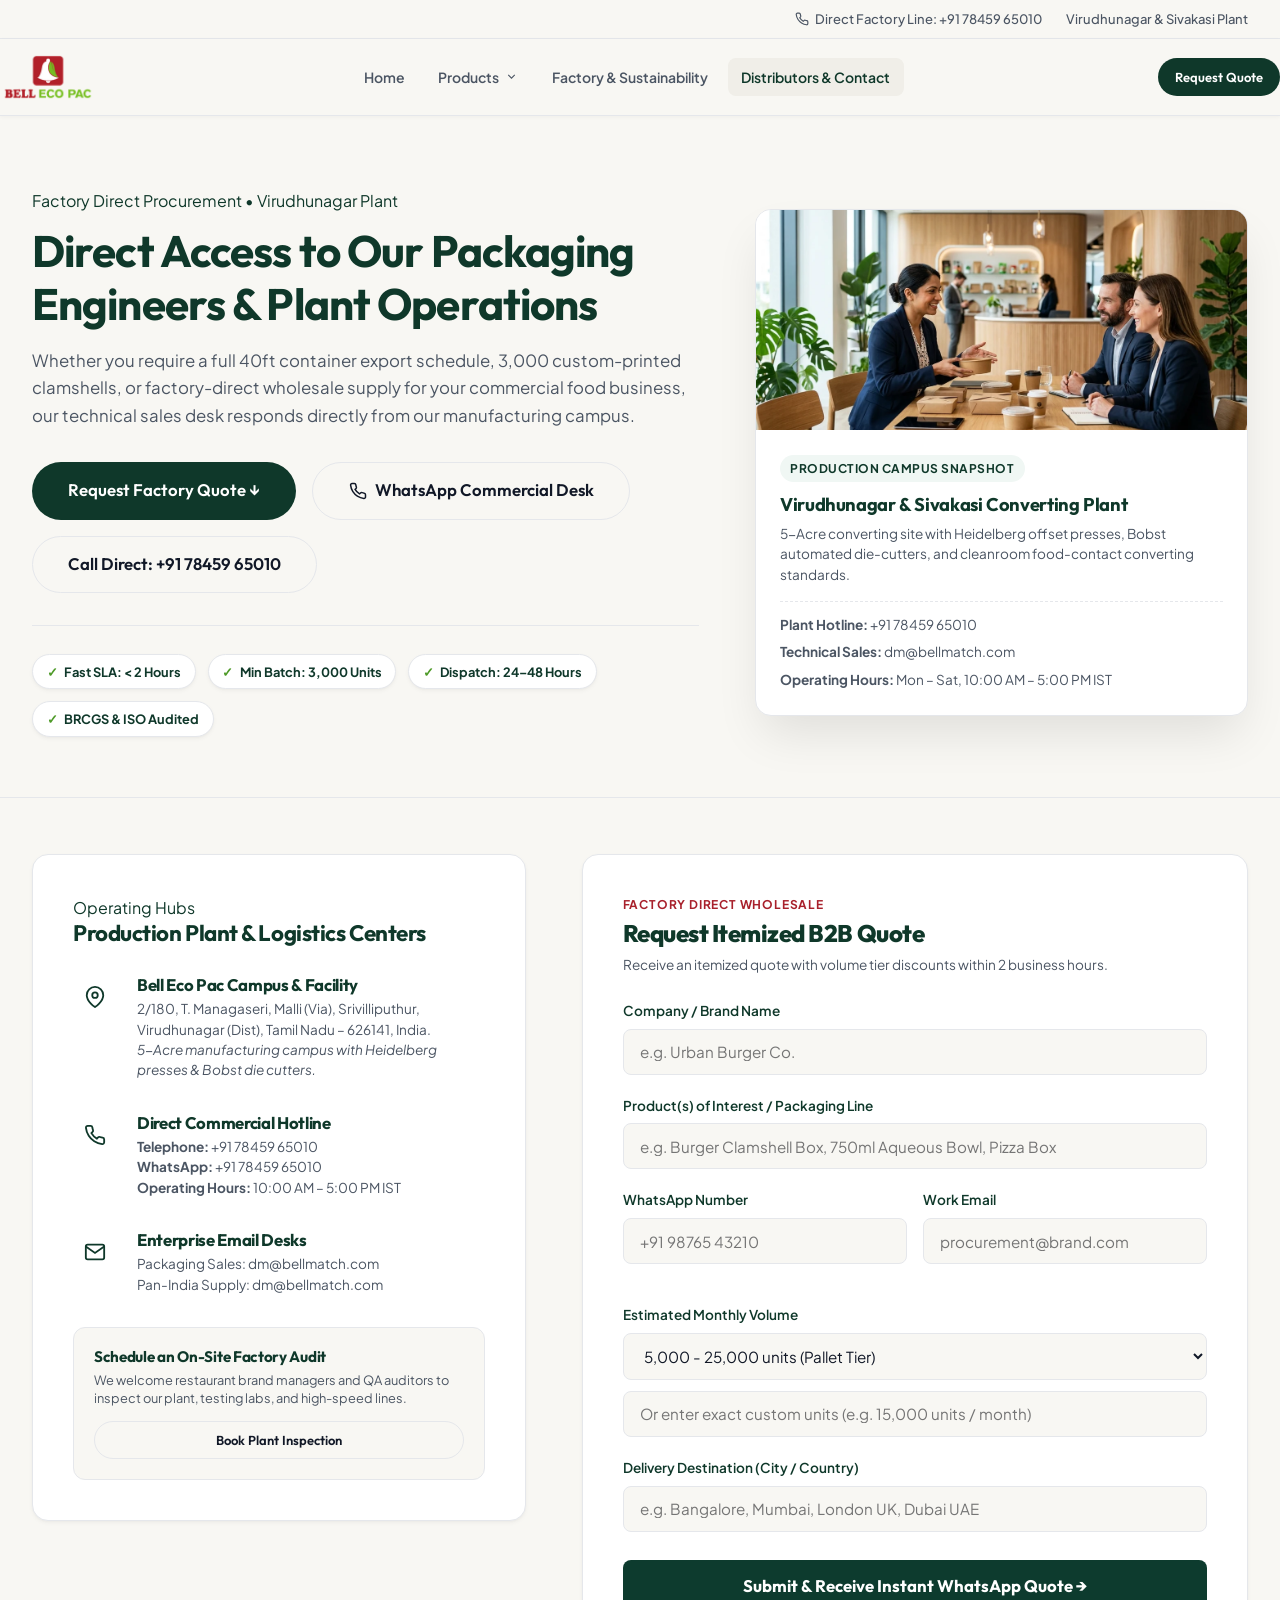
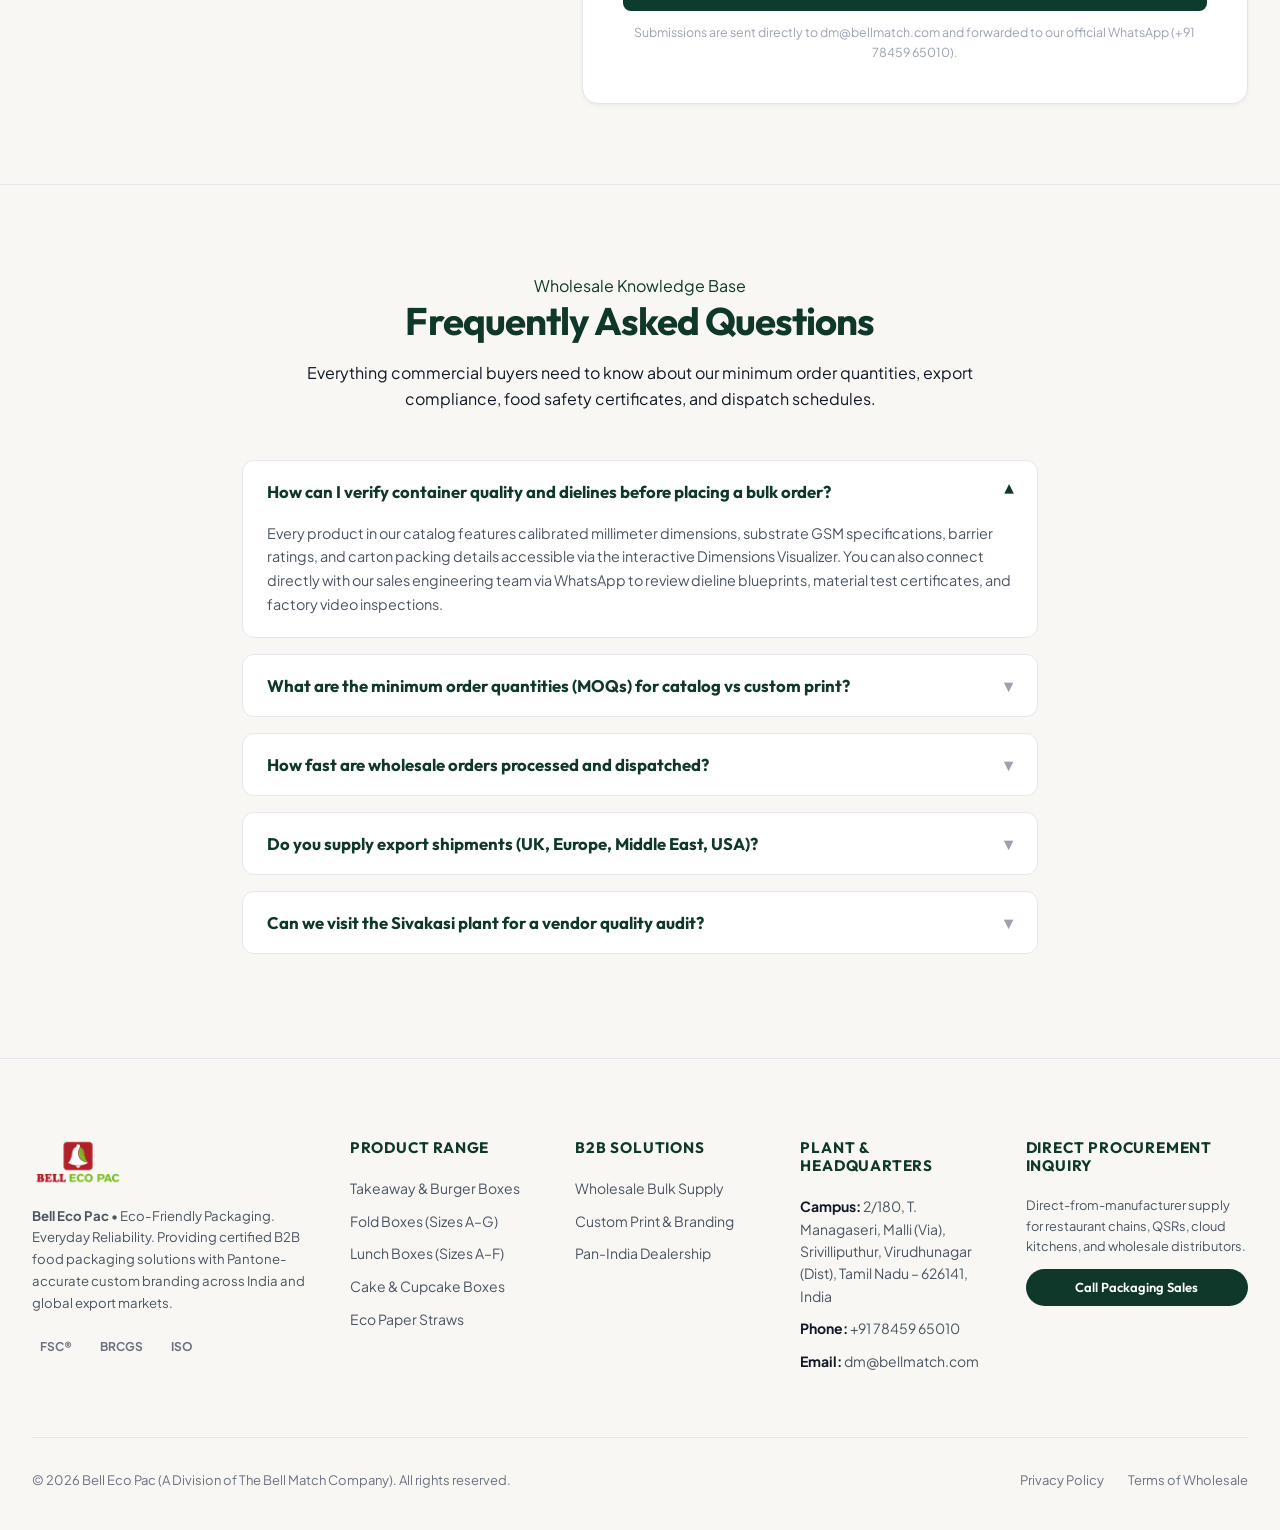
<file: contact.html>
<!DOCTYPE html>
<html lang="en">
<head>
  <meta charset="UTF-8">
  <meta name="viewport" content="width=device-width, initial-scale=1.0">
  <title>Contact Factory &amp; Regional Dealership Portal | Bell Eco Pac</title>
  
  <!-- Primary Meta Tags -->
  <meta name="title" content="Contact Factory &amp; Regional Dealership Portal | Bell Eco Pac">
  <meta name="description" content="Connect directly with Bell Eco Pac factory representatives in Sivakasi &amp; Chennai. Request wholesale B2B quotations, custom packaging engineering, or apply for regional distributor dealerships.">
  <meta name="keywords" content="contact Bell Eco Pac, wholesale food packaging Sivakasi, paper container manufacturer contact, custom printed packaging, regional dealership food packaging, B2B quote food packaging, Tamil Nadu packaging plant, cloud kitchen packaging bulk supplier, QSR packaging factory direct">
  <meta name="author" content="Bell Eco Pac">
  <meta name="robots" content="index, follow, max-image-preview:large, max-snippet:-1, max-video-preview:-1">
  <meta name="theme-color" content="#0F382A">
  <link rel="icon" type="image/x-icon" href="favicon.ico">
  <link rel="icon" type="image/png" sizes="32x32" href="assets/images/favicon-32x32.png">
  <link rel="icon" type="image/png" sizes="16x16" href="assets/images/favicon-16x16.png">
  <link rel="apple-touch-icon" sizes="180x180" href="assets/images/apple-touch-icon.png">
  <link rel="canonical" href="https://bellecopac.com/contact.html">

  <!-- Open Graph / Facebook -->
  <meta property="og:type" content="website">
  <meta property="og:url" content="https://bellecopac.com/contact.html">
  <meta property="og:site_name" content="Bell Eco Pac">
  <meta property="og:locale" content="en_IN">
  <meta property="og:title" content="Contact Factory &amp; Regional Dealership Portal | Bell Eco Pac">
  <meta property="og:description" content="Connect with Bell Eco Pac for volume procurement quotations, custom packaging engineering, and regional distributor partnerships.">
  <meta property="og:image" content="https://bellecopac.com/assets/images/factory_cleanroom.webp">
  <meta property="og:image:width" content="1200">
  <meta property="og:image:height" content="630">
  <meta property="og:image:alt" content="Bell Eco Pac Commercial Dealership &amp; Procurement Portal">

  <!-- Twitter Card -->
  <meta name="twitter:card" content="summary_large_image">
  <meta name="twitter:url" content="https://bellecopac.com/contact.html">
  <meta name="twitter:title" content="Contact Factory &amp; Regional Dealership Portal | Bell Eco Pac">
  <meta name="twitter:description" content="Connect with Bell Eco Pac for volume procurement quotations, custom packaging engineering, and regional distributor partnerships.">
  <meta name="twitter:image" content="https://bellecopac.com/assets/images/factory_cleanroom.webp">
  
  <link rel="preconnect" href="https://fonts.googleapis.com">
  <link rel="preconnect" href="https://fonts.gstatic.com" crossorigin>
  <link href="https://fonts.googleapis.com/css2?family=Outfit:wght@500;600;700;800&family=Plus+Jakarta+Sans:wght@400;500;600;700&display=swap" rel="stylesheet">
  
  <link rel="stylesheet" href="css/style.css">

  <!-- Schema.org JSON-LD Structured Data -->
  <script type="application/ld+json">
  {
    "@context": "https://schema.org",
    "@type": "ContactPage",
    "name": "Contact Factory & Regional Dealership Portal | Bell Eco Pac",
    "url": "https://bellecopac.com/contact.html",
    "mainEntity": {
      "@type": "Organization",
      "name": "Bell Eco Pac",
      "telephone": "+91-7845965010",
      "email": "dm@bellmatch.com",
      "address": {
        "@type": "PostalAddress",
        "streetAddress": "Bell Group Complex, Sivakasi-Virudhunagar Highway",
        "addressLocality": "Sivakasi",
        "addressRegion": "Tamil Nadu",
        "postalCode": "626123",
        "addressCountry": "IN"
      }
    }
  }
  </script>
  <style>
    .contact-hero {
      background: var(--bg-surface);
      border-bottom: 1px solid var(--border-light);
      padding: 4.5rem 0 3.75rem;
      position: relative;
    }
    .contact-hero-grid {
      display: grid;
      grid-template-columns: 1.15fr 0.85fr;
      gap: 3.5rem;
      align-items: center;
    }
    .contact-hero-title {
      font-size: clamp(2rem, 4vw, 2.75rem);
      color: var(--primary);
      margin-top: 0.75rem;
      margin-bottom: 1rem;
      font-family: 'Outfit', sans-serif;
      line-height: 1.2;
    }
    .contact-hero-subtitle {
      font-size: 1.05rem;
      color: var(--text-secondary);
      line-height: 1.65;
      margin-bottom: 2rem;
    }
    .contact-hero-cta-row {
      display: flex;
      flex-wrap: wrap;
      gap: 1rem;
      align-items: center;
    }
    .contact-hero-pills-row {
      display: flex;
      flex-wrap: wrap;
      gap: 0.75rem;
      margin-top: 2rem;
      padding-top: 1.75rem;
      border-top: 1px solid var(--border-light);
    }
    .contact-hero-pill {
      display: inline-flex;
      align-items: center;
      gap: 0.4rem;
      font-size: 0.8rem;
      font-weight: 700;
      color: var(--primary);
      background: #ffffff;
      border: 1px solid var(--border-light);
      padding: 0.4rem 0.85rem;
      border-radius: var(--radius-full);
      box-shadow: var(--shadow-sm);
    }
    .contact-hero-pill span {
      color: var(--brand-leaf);
    }
    .contact-hero-card {
      background: #ffffff;
      border: 1px solid var(--border-light);
      border-radius: var(--radius-lg);
      overflow: hidden;
      box-shadow: var(--shadow-xl);
      position: relative;
    }
    .contact-hero-card-img {
      width: 100%;
      height: 220px;
      object-fit: cover;
      display: block;
    }
    .contact-hero-card-body {
      padding: 1.5rem;
    }
    .contact-hero-card-badge {
      display: inline-flex;
      align-items: center;
      gap: 0.35rem;
      font-size: 0.75rem;
      font-weight: 700;
      text-transform: uppercase;
      letter-spacing: 0.5px;
      background: var(--primary-soft);
      color: var(--primary);
      padding: 0.25rem 0.65rem;
      border-radius: var(--radius-full);
      margin-bottom: 0.5rem;
    }
    @media (max-width: 991px) {
      .contact-hero-grid {
        grid-template-columns: 1fr;
        gap: 2.5rem;
      }
    }
    @media (max-width: 768px) {
      .contact-hero {
        padding: 2.75rem 0;
      }
    }
    .contact-main-section {
      padding: 3.5rem 0 5rem;
    }
    .contact-layout-grid {
      display: grid;
      grid-template-columns: 1fr 1.35fr;
      gap: 3.5rem;
      align-items: start;
    }
    .contact-info-panel {
      background: #ffffff;
      border: 1px solid var(--border-light);
      border-radius: var(--radius-lg);
      padding: 2.5rem;
      box-shadow: var(--shadow-sm);
    }
    .contact-info-card {
      display: flex;
      gap: 1.25rem;
      margin-bottom: 2rem;
      align-items: flex-start;
    }
    .contact-info-card:last-child {
      margin-bottom: 0;
    }
    .info-icon-wrapper {
      width: 44px;
      height: 44px;
      border-radius: var(--radius-md);
      background: var(--primary-light);
      color: var(--primary);
      display: flex;
      align-items: center;
      justify-content: center;
      flex-shrink: 0;
    }
    .info-icon-wrapper svg {
      width: 22px;
      height: 22px;
    }
    .contact-card-box {
      background: #ffffff;
      border: 1px solid var(--border-light);
      border-radius: var(--radius-lg);
      padding: 2.5rem;
      box-shadow: var(--shadow-sm);
    }
    .form-tabs {
      display: flex;
      gap: 0.5rem;
      margin-bottom: 2rem;
      border-bottom: 1px solid var(--border-light);
      padding-bottom: 0.5rem;
    }
    .form-tab-btn {
      background: none;
      border: none;
      font-family: 'Outfit', sans-serif;
      font-size: 0.95rem;
      font-weight: 700;
      color: var(--text-secondary);
      padding: 0.65rem 1.25rem;
      cursor: pointer;
      border-radius: var(--radius-md);
      transition: all var(--transition-fast);
      text-align: left;
    }
    .form-tab-btn:hover {
      color: var(--primary);
      background: var(--bg-subtle);
    }
    .form-tab-btn.active {
      color: var(--primary);
      background: var(--primary-light);
    }
    .form-group {
      margin-bottom: 1.25rem;
      display: flex;
      flex-direction: column;
      width: 100%;
    }
    .form-label {
      display: block;
      font-size: 0.85rem;
      font-weight: 600;
      color: var(--primary);
      margin-bottom: 0.45rem;
      text-align: left;
    }
    .form-control {
      width: 100%;
      padding: 0.75rem 1rem;
      border-radius: var(--radius-sm);
      border: 1px solid var(--border-light);
      background: var(--bg-surface);
      font-family: inherit;
      font-size: 0.95rem;
      color: var(--text-primary);
      box-sizing: border-box;
      transition: var(--transition);
      min-height: 46px;
    }
    textarea.form-control {
      min-height: 90px;
      resize: vertical;
    }
    .form-control:focus {
      outline: none;
      background: #ffffff;
      border-color: var(--primary);
      box-shadow: 0 0 0 3px rgba(15, 56, 42, 0.08);
    }
    .form-row-2col {
      display: grid;
      grid-template-columns: 1fr 1fr;
      gap: 1rem;
      margin-bottom: 1.25rem;
    }
    .faq-accordion-item {
      border: 1px solid var(--border-light);
      border-radius: var(--radius-md);
      margin-bottom: 1rem;
      background: #ffffff;
      overflow: hidden;
      transition: all var(--transition-fast);
    }
    .faq-question-btn {
      width: 100%;
      text-align: left;
      padding: 1.25rem 1.5rem;
      background: none;
      border: none;
      font-family: 'Outfit', sans-serif;
      font-size: 1.05rem;
      font-weight: 700;
      color: var(--primary);
      display: flex;
      justify-content: space-between;
      align-items: center;
      cursor: pointer;
    }
    .faq-question-btn:hover {
      background: var(--bg-subtle);
    }
    .faq-answer-content {
      padding: 0 1.5rem 1.25rem;
      font-size: 0.9rem;
      color: var(--text-secondary);
      line-height: 1.65;
      display: none;
    }
    .faq-accordion-item.open .faq-answer-content {
      display: block;
    }
    .faq-chevron {
      transition: transform var(--transition-fast);
      color: var(--text-light);
    }
    .faq-accordion-item.open .faq-chevron {
      transform: rotate(180deg);
      color: var(--primary);
    }
    @media (max-width: 860px) {
      .contact-layout-grid {
        grid-template-columns: 1fr;
        gap: 2rem;
      }
      .contact-info-panel,
      .contact-card-box {
        padding: 1.5rem 1.25rem;
      }
      .form-row-2col {
        grid-template-columns: 1fr !important;
        gap: 1.25rem;
      }
      .form-tabs {
        flex-direction: column;
        gap: 0.5rem;
      }
      .form-tab-btn {
        width: 100%;
        min-height: 44px;
        text-align: left;
        display: flex;
        align-items: center;
        justify-content: flex-start;
        padding: 0.75rem 1rem;
        font-size: 0.9rem;
      }
      .form-control {
        width: 100% !important;
        max-width: 100% !important;
        box-sizing: border-box;
      }
    }
    @media (max-width: 480px) {
      .contact-hero {
        padding: 2.25rem 1rem 1.75rem;
      }
      .contact-main-section {
        padding: 1.75rem 0 3rem;
      }
      .contact-info-panel,
      .contact-card-box {
        padding: 1.25rem 1rem;
        border-radius: var(--radius-md);
      }
      .contact-info-card {
        gap: 1rem;
        margin-bottom: 1.5rem;
      }
      .info-icon-wrapper {
        width: 38px;
        height: 38px;
      }
      .faq-question-btn {
        padding: 1rem 1.15rem;
        font-size: 0.95rem;
      }
      .faq-answer-content {
        padding: 0 1.15rem 1rem;
        font-size: 0.85rem;
      }
    }
  </style>
</head>
<body>

  <!-- Navigation Header Placeholder (loaded from layout/header.html) -->
  <div id="header-placeholder"></div>

  <!-- Redesigned Editorial Hero -->
  <section class="contact-hero">
    <div class="container">
      <div class="contact-hero-grid">
        
        <!-- Left: Text & Actions -->
        <div>
          <span class="section-tag" style="background: var(--primary-light); color: var(--primary);">Factory Direct Procurement &bull; Virudhunagar Plant</span>
          <h1 class="contact-hero-title">
            Direct Access to Our Packaging Engineers &amp; Plant Operations
          </h1>
          <p class="contact-hero-subtitle">
            Whether you require a full 40ft container export schedule, 3,000 custom-printed clamshells, or factory-direct wholesale supply for your commercial food business, our technical sales desk responds directly from our manufacturing campus.
          </p>

          <div class="contact-hero-cta-row">
            <a href="#contactQuoteForm" class="btn btn-lg btn-primary">
              Request Factory Quote &darr;
            </a>
            <a href="https://wa.me/917845965010" target="_blank" rel="noopener noreferrer" class="btn btn-lg btn-outline" style="display: inline-flex; align-items: center; gap: 0.5rem;">
              <svg width="18" height="18" viewBox="0 0 24 24" fill="none" stroke="currentColor" stroke-width="2"><path d="M22 16.92v3a2 2 0 0 1-2.18 2 19.79 19.79 0 0 1-8.63-3.07 19.5 19.5 0 0 1-6-6 19.79 19.79 0 0 1-3.07-8.67A2 2 0 0 1 4.11 2h3a2 2 0 0 1 2 1.72 12.84 12.84 0 0 0 .7 2.81 2 2 0 0 1-.45 2.11L8.09 9.91a16 16 0 0 0 6 6l1.27-1.27a2 2 0 0 1 2.11-.45 12.84 12.84 0 0 0 2.81.7A2 2 0 0 1 22 16.92z"></path></svg>
              WhatsApp Commercial Desk
            </a>
            <a href="tel:+917845965010" class="btn btn-lg btn-secondary">
              Call Direct: +91 78459 65010
            </a>
          </div>

          <div class="contact-hero-pills-row">
            <div class="contact-hero-pill">
              <span>&#10003;</span> Fast SLA: &lt; 2 Hours
            </div>
            <div class="contact-hero-pill">
              <span>&#10003;</span> Min Batch: 3,000 Units
            </div>
            <div class="contact-hero-pill">
              <span>&#10003;</span> Dispatch: 24–48 Hours
            </div>
            <div class="contact-hero-pill">
              <span>&#10003;</span> BRCGS &amp; ISO Audited
            </div>
          </div>
        </div>

        <!-- Right: Plant Snapshot Card -->
        <div class="contact-hero-card">
          <img src="assets/images/plant_campus_snapshot.webp" alt="Bell Eco Pac Packaging Consultation and Client Support Office in Tamil Nadu" class="contact-hero-card-img" loading="eager" width="500" height="220">
          <div class="contact-hero-card-body">
            <span class="contact-hero-card-badge">Production Campus Snapshot</span>
            <h3 style="font-size: 1.15rem; color: var(--primary); margin-top: 0.25rem; margin-bottom: 0.5rem; font-family: 'Outfit', sans-serif;">
              Virudhunagar &amp; Sivakasi Converting Plant
            </h3>
            <p style="font-size: 0.85rem; color: var(--text-secondary); line-height: 1.5; margin-bottom: 1rem;">
              5-Acre converting site with Heidelberg offset presses, Bobst automated die-cutters, and cleanroom food-contact converting standards.
            </p>
            <div style="font-size: 0.85rem; color: var(--text-secondary); display: flex; flex-direction: column; gap: 0.35rem; padding-top: 0.75rem; border-top: 1px dashed var(--border-light);">
              <div><strong>Plant Hotline:</strong> +91 78459 65010</div>
              <div><strong>Technical Sales:</strong> dm@bellmatch.com</div>
              <div><strong>Operating Hours:</strong> Mon – Sat, 10:00 AM – 5:00 PM IST</div>
            </div>
          </div>
        </div>

      </div>
    </div>
  </section>

  <!-- Main Contact Interface -->
  <section class="contact-main-section">
    <div class="container">
      <div class="contact-layout-grid">
        
        <!-- Left: Plant Locations & Direct Channels -->
        <div class="contact-info-panel">
          <span class="section-tag" style="background: var(--primary-light); color: var(--primary); margin-bottom: 1rem;">Operating Hubs</span>
          <h3 style="font-size: 1.4rem; color: var(--primary); margin-bottom: 1.75rem; font-family: 'Outfit', sans-serif;">
            Production Plant & Logistics Centers
          </h3>

          <div class="contact-info-card">
            <div class="info-icon-wrapper">
              <svg viewBox="0 0 24 24" fill="none" stroke="currentColor" stroke-width="2"><path d="M21 10c0 7-9 13-9 13s-9-6-9-13a9 9 0 0 1 18 0z"></path><circle cx="12" cy="10" r="3"></circle></svg>
            </div>
            <div>
              <h4 style="font-size: 1.05rem; font-weight: 700; color: var(--primary); margin-bottom: 0.25rem;">Bell Eco Pac Campus &amp; Facility</h4>
              <p style="font-size: 0.85rem; color: var(--text-secondary); line-height: 1.5; margin: 0;">
                2/180, T. Managaseri, Malli (Via), Srivilliputhur, Virudhunagar (Dist), Tamil Nadu &ndash; 626141, India.<br>
                <em>5-Acre manufacturing campus with Heidelberg presses &amp; Bobst die cutters.</em>
              </p>
            </div>
          </div>

          <div class="contact-info-card">
            <div class="info-icon-wrapper">
              <svg viewBox="0 0 24 24" fill="none" stroke="currentColor" stroke-width="2"><path d="M22 16.92v3a2 2 0 0 1-2.18 2 19.79 19.79 0 0 1-8.63-3.07 19.5 19.5 0 0 1-6-6 19.79 19.79 0 0 1-3.07-8.67A2 2 0 0 1 4.11 2h3a2 2 0 0 1 2 1.72 12.84 12.84 0 0 0 .7 2.81 2 2 0 0 1-.45 2.11L8.09 9.91a16 16 0 0 0 6 6l1.27-1.27a2 2 0 0 1 2.11-.45 12.84 12.84 0 0 0 2.81.7A2 2 0 0 1 22 16.92z"></path></svg>
            </div>
            <div>
              <h4 style="font-size: 1.05rem; font-weight: 700; color: var(--primary); margin-bottom: 0.25rem;">Direct Commercial Hotline</h4>
              <p style="font-size: 0.85rem; color: var(--text-secondary); line-height: 1.5; margin: 0;">
                <strong>Telephone:</strong> <a href="tel:+917845965010" style="color: inherit;">+91 78459 65010</a><br>
                <strong>WhatsApp:</strong> +91 78459 65010<br>
                <strong>Operating Hours:</strong> 10:00 AM &ndash; 5:00 PM IST
              </p>
            </div>
          </div>

          <div class="contact-info-card">
            <div class="info-icon-wrapper">
              <svg viewBox="0 0 24 24" fill="none" stroke="currentColor" stroke-width="2"><path d="M4 4h16c1.1 0 2 .9 2 2v12c0 1.1-.9 2-2 2H4c-1.1 0-2-.9-2-2V6c0-1.1.9-2 2-2z"></path><polyline points="22,6 12,13 2,6"></polyline></svg>
            </div>
            <div>
              <h4 style="font-size: 1.05rem; font-weight: 700; color: var(--primary); margin-bottom: 0.25rem;">Enterprise Email Desks</h4>
              <p style="font-size: 0.85rem; color: var(--text-secondary); line-height: 1.5; margin: 0;">
                Packaging Sales: <a href="mailto:dm@bellmatch.com" style="color: inherit;">dm@bellmatch.com</a><br>
                Pan-India Supply: <a href="mailto:dm@bellmatch.com" style="color: inherit;">dm@bellmatch.com</a>
              </p>
            </div>
          </div>

          <!-- Schedule Plant Audit Banner -->
          <div style="background: var(--bg-surface); border: 1px solid var(--border-light); border-radius: var(--radius-md); padding: 1.25rem; margin-top: 1.5rem;">
            <h5 style="font-size: 0.95rem; color: var(--primary); margin-bottom: 0.35rem; font-family: 'Outfit', sans-serif;">
              Schedule an On-Site Factory Audit
            </h5>
            <p style="font-size: 0.8rem; color: var(--text-secondary); line-height: 1.4; margin-bottom: 0.85rem;">
              We welcome restaurant brand managers and QA auditors to inspect our plant, testing labs, and high-speed lines.
            </p>
            <a href="tel:+917845965010" class="btn btn-sm btn-outline" style="width: 100%; text-align: center;">Book Plant Inspection</a>
          </div>
        </div>

        <!-- Right: Single Unified B2B Wholesale Quote Terminal -->
        <div class="contact-card-box">
          <div style="margin-bottom: 1.5rem;">
            <span class="section-overline" style="color: var(--brand-burgundy); font-size: 0.75rem; font-weight: 700; text-transform: uppercase; letter-spacing: 0.8px; display: block; margin-bottom: 0.35rem;">Factory Direct Wholesale</span>
            <h3 style="font-size: 1.5rem; font-weight: 800; color: var(--primary); margin: 0;">Request Itemized B2B Quote</h3>
            <p style="font-size: 0.85rem; color: var(--text-secondary); margin-top: 0.35rem;">Receive an itemized quote with volume tier discounts within 2 business hours.</p>
          </div>

          <form id="contactQuoteForm" action="https://api.web3forms.com/submit" method="POST">
            <!-- Web3Forms Access Key for dm@bellmatch.com -->
            <input type="hidden" name="access_key" class="web3forms-access-key" value="77c3048c-b836-4d5f-9283-538f7718eb36">
            <input type="hidden" name="subject" value="New B2B Wholesale Quote Request - dm@bellmatch.com">
            <input type="hidden" name="from_name" value="Bell Eco Pac B2B Portal">
            <input type="checkbox" name="botcheck" class="hidden" style="display: none;">

            <div class="form-group" style="margin-bottom: 1.25rem;">
              <label class="form-label" for="contactCompany">Company / Brand Name</label>
              <input type="text" id="contactCompany" name="name" class="form-control" placeholder="e.g. Urban Burger Co." required>
            </div>

            <div class="form-group" style="margin-bottom: 1.25rem;">
              <label class="form-label" for="contactProduct">Product(s) of Interest / Packaging Line</label>
              <input type="text" id="contactProduct" name="product" class="form-control" placeholder="e.g. Burger Clamshell Box, 750ml Aqueous Bowl, Pizza Box" required>
            </div>

            <div class="form-row-2col">
              <div class="form-group">
                <label class="form-label" for="contactPhone">WhatsApp Number</label>
                <input type="tel" id="contactPhone" name="phone" class="form-control" placeholder="+91 98765 43210" required>
              </div>
              <div class="form-group">
                <label class="form-label" for="contactEmail">Work Email</label>
                <input type="email" id="contactEmail" name="email" class="form-control" placeholder="procurement@brand.com" required>
              </div>
            </div>

            <div class="form-group" style="margin-bottom: 1.25rem;">
              <label class="form-label" for="contactVolume">Estimated Monthly Volume</label>
              <select id="contactVolume" name="volume" class="form-control" style="margin-bottom: 0.65rem;">
                <option value="5,000 - 25,000 units (Pallet Tier)">5,000 - 25,000 units (Pallet Tier)</option>
                <option value="25,000 - 100,000 units (Multi-Pallet / Container)">25,000 - 100,000 units (Multi-Pallet / Container)</option>
                <option value="100,000+ units (Enterprise Contract)">100,000+ units (Enterprise Contract)</option>
                <option value="Custom Volume">Custom Units (Specify Below)</option>
              </select>
              <input type="text" id="contactCustomUnits" name="custom_units" class="form-control" placeholder="Or enter exact custom units (e.g. 15,000 units / month)">
            </div>

            <div class="form-group" style="margin-bottom: 1.75rem;">
              <label class="form-label" for="contactCity">Delivery Destination (City / Country)</label>
              <input type="text" id="contactCity" name="city" class="form-control" placeholder="e.g. Bangalore, Mumbai, London UK, Dubai UAE" required>
            </div>

            <button type="submit" class="btn btn-primary" id="contactSubmitBtn" style="width: 100%; padding: 0.95rem; font-size: 1.05rem; justify-content: center; background: #0d3b2e; color: #ffffff; border-radius: var(--radius-sm); border: none; font-weight: 700; cursor: pointer; transition: var(--transition);">
              Submit &amp; Receive Instant WhatsApp Quote &rarr;
            </button>
            <div style="text-align: center; font-size: 0.775rem; color: var(--text-light); margin-top: 0.75rem;">
              Submissions are sent directly to dm@bellmatch.com and forwarded to our official WhatsApp (+91 78459 65010).
            </div>
          </form>
        </div>

      </div>
    </div>
  </section>

  <!-- Comprehensive B2B Wholesale FAQ Section -->
  <section class="section-padding" style="background: var(--bg-surface); border-top: 1px solid var(--border-light);">
    <div class="container" style="max-width: 860px;">
      
      <div class="section-header" style="text-align: center; margin-bottom: 3rem;">
        <span class="section-tag" style="background: var(--primary-light); color: var(--primary);">Wholesale Knowledge Base</span>
        <h2 class="section-title">Frequently Asked Questions</h2>
        <p class="section-subtitle">
          Everything commercial buyers need to know about our minimum order quantities, export compliance, food safety certificates, and dispatch schedules.
        </p>
      </div>

      <div class="faq-accordion-item open">
        <button class="faq-question-btn">
          <span>How can I verify container quality and dielines before placing a bulk order?</span>
          <span class="faq-chevron">&#9662;</span>
        </button>
        <div class="faq-answer-content">
          Every product in our catalog features calibrated millimeter dimensions, substrate GSM specifications, barrier ratings, and carton packing details accessible via the interactive Dimensions Visualizer. You can also connect directly with our sales engineering team via WhatsApp to review dieline blueprints, material test certificates, and factory video inspections.
        </div>
      </div>

      <div class="faq-accordion-item">
        <button class="faq-question-btn">
          <span>What are the minimum order quantities (MOQs) for catalog vs custom print?</span>
          <span class="faq-chevron">&#9662;</span>
        </button>
        <div class="faq-answer-content">
          For unprinted catalog inventory (Kraft clamshells, aqueous bowls, pizza boxes, carrier bags), our MOQ starts at just 1 Master Case (typically 200 to 1,000 units depending on container size). For custom offset-printed packaging bearing your brand logo and custom colors, our MOQs begin at 3,000 units.
        </div>
      </div>

      <div class="faq-accordion-item">
        <button class="faq-question-btn">
          <span>How fast are wholesale orders processed and dispatched?</span>
          <span class="faq-chevron">&#9662;</span>
        </button>
        <div class="faq-answer-content">
          Standard catalog stock items dispatch within 24 to 48 hours directly from our Sivakasi plant or Chennai logistics depot. Bespoke custom-printed production runs typically require 7 to 10 business days from final digital proof sign-off to truck loading.
        </div>
      </div>

      <div class="faq-accordion-item">
        <button class="faq-question-btn">
          <span>Do you supply export shipments (UK, Europe, Middle East, USA)?</span>
          <span class="faq-chevron">&#9662;</span>
        </button>
        <div class="faq-answer-content">
          Yes. Bell Eco Pac regularly handles 20ft and 40ft High-Cube container export orders on FOB, CIF, or DDP terms via Chennai and Tuticorin seaports. All export packaging complies strictly with EU 10/2011 food contact safety, UK Plastic Packaging regulations, and US FDA 21 CFR standards.
        </div>
      </div>

      <div class="faq-accordion-item">
        <button class="faq-question-btn">
          <span>Can we visit the Sivakasi plant for a vendor quality audit?</span>
          <span class="faq-chevron">&#9662;</span>
        </button>
        <div class="faq-answer-content">
          Absolutely. We encourage technical procurement and QA teams from QSR chains and corporate catering operations to audit our cleanrooms, Heidelberg offset lines, Bobst die-cutters, and raw board moisture testing labs. Please coordinate dates with our sales office at least 5 business days in advance.
        </div>
      </div>

    </div>
  </section>

  <!-- Footer Placeholder (loaded from layout/footer.html) -->
  <div id="footer-placeholder"></div>

  <script src="js/main.js"></script>
  <script>
    // =========================================================================
    // Web3Forms Configuration: Delivers inquiries directly to dm@bellmatch.com
    // =========================================================================
    const WEB3FORMS_ACCESS_KEY = "77c3048c-b836-4d5f-9283-538f7718eb36";

    async function sendInquiryToWeb3Forms(formElement, customSubject) {
      const token = WEB3FORMS_ACCESS_KEY || formElement.querySelector('[name="access_key"]')?.value;

      if (!token) {
        console.info("Web3Forms access key pending. Proceeding with WhatsApp dispatch.");
        return { success: false, reason: "key_pending" };
      }

      const formData = new FormData(formElement);
      formData.set("access_key", token);
      if (customSubject) formData.set("subject", customSubject);
      formData.set("from_name", "Bell Eco Pac B2B Portal");

      try {
        const response = await fetch("https://api.web3forms.com/submit", {
          method: "POST",
          body: formData
        });
        const data = await response.json();
        return data;
      } catch (err) {
        console.error("Web3Forms submission error:", err);
        return { success: false, error: err };
      }
    }

    document.addEventListener('DOMContentLoaded', () => {
      const quoteForm = document.getElementById('contactQuoteForm');

      // Check URL parameters for product preselection
      const urlParams = new URLSearchParams(window.location.search);
      const requestedProd = urlParams.get('product') || urlParams.get('item');
      if (requestedProd && quoteForm) {
        const prodInput = quoteForm.querySelector('[name="product"]');
        if (prodInput) prodInput.value = requestedProd;
      }

      // Hook Web3Forms & WhatsApp dispatch
      if (quoteForm) {
        quoteForm.addEventListener('submit', async (e) => {
          e.preventDefault();
          const submitBtn = quoteForm.querySelector('button[type="submit"]');
          const originalBtnHtml = submitBtn ? submitBtn.innerHTML : '';
          if (submitBtn) {
            submitBtn.disabled = true;
            submitBtn.innerHTML = 'Sending to dm@bellmatch.com...';
          }

          const comp = quoteForm.querySelector('[name="name"]')?.value || '';
          const prod = quoteForm.querySelector('[name="product"]')?.value || '';
          const phone = quoteForm.querySelector('[name="phone"]')?.value || '';
          const email = quoteForm.querySelector('[name="email"]')?.value || '';
          const vol = quoteForm.querySelector('[name="volume"]')?.value || '';
          const customUnits = quoteForm.querySelector('[name="custom_units"]')?.value || '';
          const city = quoteForm.querySelector('[name="city"]')?.value || '';

          const displayVol = customUnits ? `${vol} (Custom: ${customUnits})` : vol;

          if (typeof showToast === 'function') {
            showToast('Sending quotation to dm@bellmatch.com & opening WhatsApp...');
          }

          // Submit to Web3Forms (Delivered directly to dm@bellmatch.com)
          const result = await sendInquiryToWeb3Forms(quoteForm, `B2B Wholesale Quote Request: ${comp} - ${prod} (${city})`);
          if (result && result.success && typeof showToast === 'function') {
            showToast('Quotation sent to dm@bellmatch.com! Connecting via WhatsApp...');
          }

          const msg = encodeURIComponent(`Hello Bell Eco Pac! B2B Wholesale Quote Request:\nCompany / Brand: ${comp}\nProduct(s) of Interest: ${prod}\nWhatsApp: ${phone}\nEmail: ${email}\nEstimated Volume: ${displayVol}\nDelivery Destination: ${city}`);

          setTimeout(() => {
            if (submitBtn) {
              submitBtn.disabled = false;
              submitBtn.innerHTML = originalBtnHtml;
            }
            quoteForm.reset();
            window.open(`https://wa.me/917845965010?text=${msg}`, '_blank');
          }, 800);
        });
      }

      // Accordion toggle
      document.querySelectorAll('.faq-question-btn').forEach(btn => {
        btn.addEventListener('click', () => {
          const item = btn.parentElement;
          item.classList.toggle('open');
        });
      });
    });
  </script>
</body>
</html>
</file>
<file: css/style.css>
/* ==========================================================================
   BELL ECO PAC - MASTER DESIGN SYSTEM
   Built to Premium Web Development Agency Standards
   Aesthetic: High-End Industrial Editorial, Scandinavian Clean Whites,
   Luxe Forest Pine (#0f382a), Logo Burgundy (#a8202b), Leaf Green (#4d9a27)
   ========================================================================== */

:root {
  /* Brand Core */
  --primary: #0f382a;
  --primary-hover: #174e3b;
  --primary-soft: #f0f7f4;
  
  --brand-burgundy: #a8202b;
  --brand-burgundy-hover: #8c1822;
  --brand-burgundy-soft: #fdf2f2;
  
  --brand-leaf: #4d9a27;
  --brand-leaf-soft: #f2f9ed;
  
  --kraft-sand: #c9ad87;
  --kraft-light: #f7f3ed;
  --kraft-dark: #8c714d;

  /* Neutrals & Surfaces (Warm Linen Alabaster Tone #f8f7f3) */
  --bg-white: #f8f7f3;
  --bg-surface: #f8f7f3;
  --bg-subtle: #f0eee8;
  --bg-muted: #e7e5de;
  
  --text-primary: #111827;
  --text-secondary: #4b5563;
  --text-muted: #6b7280;
  --text-light: #9ca3af;
  
  --border-light: #e5e7eb;
  --border-subtle: #edf0ee;
  --border-focus: #0f382a;

  /* Elevation (Soft, tactile, subtle) */
  --shadow-xs: 0 1px 2px rgba(0, 0, 0, 0.04);
  --shadow-sm: 0 2px 4px rgba(0, 0, 0, 0.04), 0 1px 2px rgba(0, 0, 0, 0.02);
  --shadow-md: 0 8px 16px -2px rgba(0, 0, 0, 0.05), 0 2px 4px -1px rgba(0, 0, 0, 0.02);
  --shadow-lg: 0 16px 32px -4px rgba(0, 0, 0, 0.07), 0 4px 8px -2px rgba(0, 0, 0, 0.03);
  --shadow-xl: 0 24px 48px -8px rgba(0, 0, 0, 0.1);

  /* Geometry & Scale */
  --radius-xs: 4px;
  --radius-sm: 8px;
  --radius-md: 12px;
  --radius-lg: 16px;
  --radius-xl: 24px;
  --radius-full: 9999px;
  
  --container-max: 1320px;
  --transition: all 0.22s cubic-bezier(0.16, 1, 0.3, 1);
}

/* Reset & Base */
*, *::before, *::after {
  box-sizing: border-box;
  margin: 0;
  padding: 0;
}

html {
  scroll-behavior: smooth;
  font-size: 16px;
  background-color: var(--bg-white);
  overflow-x: clip;
  max-width: 100vw;
  width: 100%;
}

body {
  font-family: 'Plus Jakarta Sans', 'Inter', -apple-system, BlinkMacSystemFont, 'Segoe UI', Roboto, sans-serif;
  color: var(--text-primary);
  background-color: var(--bg-white);
  line-height: 1.6;
  -webkit-font-smoothing: antialiased;
  -moz-osx-font-smoothing: grayscale;
  overflow-x: clip;
  max-width: 100vw;
  width: 100%;
}

h1, h2, h3, h4, h5, h6 {
  font-family: 'Outfit', sans-serif;
  color: var(--text-primary);
  line-height: 1.2;
  letter-spacing: -0.02em;
  font-weight: 700;
}

a {
  color: inherit;
  text-decoration: none;
  transition: var(--transition);
}

img {
  max-width: 100%;
  height: auto;
  display: block;
}

button, input, select, textarea {
  font-family: inherit;
}

/* Layout Containers */
.container {
  width: 100%;
  max-width: var(--container-max);
  margin-left: auto;
  margin-right: auto;
  padding-left: 2rem;
  padding-right: 2rem;
}

/* ==========================================================================
   TOP ANNOUNCEMENT BAR
   ========================================================================== */
.top-bar {
  background: var(--bg-surface);
  border-bottom: 1px solid var(--border-light);
  font-size: 0.8125rem;
  padding: 0.55rem 0;
  color: var(--text-secondary);
}

.top-bar-inner {
  display: flex;
  justify-content: flex-end;
  align-items: center;
  flex-wrap: wrap;
  gap: 1.5rem;
}

.top-bar-left {
  display: flex;
  align-items: center;
  gap: 1rem;
}

.top-badge {
  background: var(--brand-burgundy);
  color: #ffffff;
  padding: 0.15rem 0.6rem;
  border-radius: var(--radius-xs);
  font-size: 0.6875rem;
  font-weight: 700;
  text-transform: uppercase;
  letter-spacing: 0.5px;
}

.top-bar-right {
  display: flex;
  align-items: center;
  gap: 1.5rem;
}

.top-bar-link {
  display: inline-flex;
  align-items: center;
  gap: 0.4rem;
  color: var(--text-secondary);
  font-weight: 500;
  font-size: 0.8125rem;
}

.top-bar-link:hover {
  color: var(--brand-burgundy);
}

/* ==========================================================================
   MAIN SITE HEADER & NAVIGATION
   ========================================================================== */
.site-header {
  background: rgba(248, 247, 243, 0.96);
  backdrop-filter: blur(12px);
  position: sticky;
  top: 0;
  z-index: 1000;
  border-bottom: 1px solid var(--border-light);
  box-shadow: 0 1px 4px rgba(0, 0, 0, 0.04);
}

.site-header-inner {
  display: flex;
  align-items: center;
  justify-content: space-between;
  padding: 0.85rem 0;
  gap: 2rem;
}

/* Brand Logo */
.brand-logo {
  display: inline-flex;
  align-items: center;
  text-decoration: none;
  flex-shrink: 0;
}

.main-logo-img {
  height: 48px;
  width: auto;
  max-width: 170px;
  object-fit: contain;
  display: block;
}

.footer-logo-img {
  height: 46px;
  width: auto;
  max-width: 160px;
  object-fit: contain;
  display: block;
}

/* Navigation Bar */
.header-nav {
  display: flex;
  align-items: center;
}

.nav-menu {
  display: flex;
  align-items: center;
  list-style: none;
  gap: 0.4rem;
  margin: 0;
  padding: 0;
}

.nav-item {
  position: relative;
}

.nav-link {
  font-size: 0.875rem;
  font-weight: 600;
  color: var(--text-secondary);
  padding: 0.5rem 0.85rem;
  border-radius: var(--radius-sm);
  display: inline-flex;
  align-items: center;
  gap: 0.35rem;
  text-decoration: none;
  transition: var(--transition);
}

.nav-link:hover, .nav-link.active {
  color: var(--primary);
  background: var(--bg-subtle);
}

.nav-link.featured-pill {
  color: var(--primary);
  background: var(--primary-light);
}

.header-cta-wrap {
  display: flex;
  align-items: center;
  gap: 0.85rem;
  flex-shrink: 0;
}

.mobile-nav-toggle {
  display: none;
  background: none;
  border: 1px solid var(--border-light);
  border-radius: var(--radius-sm);
  padding: 0.4rem;
  cursor: pointer;
  color: var(--primary);
}

@media (max-width: 1024px) {
  .mobile-nav-toggle {
    display: inline-flex;
    align-items: center;
    justify-content: center;
    width: 44px;
    height: 44px;
  }
  .header-nav {
    display: none;
    position: absolute;
    top: 100%;
    left: 0;
    width: 100%;
    max-height: calc(100vh - 72px);
    overflow-y: auto;
    -webkit-overflow-scrolling: touch;
    background: #ffffff;
    border-top: 1px solid var(--border-light);
    border-bottom: 2px solid var(--primary);
    box-shadow: 0 24px 48px -12px rgba(15, 56, 42, 0.22);
    padding: 1.25rem 1.5rem 2rem;
    z-index: 1001;
  }
  .header-nav.is-open {
    display: block;
    animation: mobileNavFade 0.22s cubic-bezier(0.16, 1, 0.3, 1);
  }
  @keyframes mobileNavFade {
    from { opacity: 0; transform: translateY(-8px); }
    to { opacity: 1; transform: translateY(0); }
  }
  .header-nav .nav-menu {
    display: flex;
    flex-direction: column;
    align-items: stretch;
    gap: 0.5rem;
  }
  .header-nav .nav-link {
    display: flex;
    justify-content: space-between;
    align-items: center;
    min-height: 46px;
    padding: 0.75rem 1rem;
    font-size: 0.95rem;
    font-weight: 600;
    border-radius: var(--radius-sm);
    background: var(--bg-surface);
    color: var(--text-primary);
  }
  .header-nav .nav-link:hover, .header-nav .nav-link.active {
    background: var(--primary-light);
    color: var(--primary);
  }
  .header-nav .mega-menu {
    position: static;
    width: 100%;
    box-shadow: none;
    border: 1px solid var(--border-light);
    border-radius: var(--radius-sm);
    grid-template-columns: 1fr;
    gap: 1rem;
    padding: 1rem;
    margin-top: 0.5rem;
    display: none;
    opacity: 1;
    visibility: visible;
    transform: none;
    background: #fafafa;
  }
  .header-nav .mega-col {
    background: #ffffff;
    border: 1px solid var(--border-light);
    border-radius: var(--radius-xs);
    padding: 0.85rem 1rem;
  }
  .header-nav .mega-col h4 {
    font-size: 0.78rem;
    text-transform: uppercase;
    letter-spacing: 0.5px;
    color: var(--brand-burgundy);
    margin-bottom: 0.6rem;
    font-weight: 700;
  }
  .header-nav .mega-list {
    display: flex;
    flex-direction: column;
    gap: 0.35rem;
  }
  .header-nav .mega-list li a {
    display: block;
    padding: 0.45rem 0.25rem;
    font-size: 0.875rem;
    color: var(--text-secondary);
    min-height: 38px;
    display: flex;
    align-items: center;
  }
  .header-nav .mega-list li a:hover {
    color: var(--primary);
    font-weight: 600;
  }
  .header-nav .mega-promo-box {
    display: none;
  }
  .header-nav .nav-item.has-mega-menu.open .mega-menu {
    display: grid;
  }
}

.nav-link:hover, .nav-link.active {
  color: var(--primary);
  background: var(--bg-subtle);
}

.nav-link.featured-pill {
  color: var(--primary);
  background: var(--primary-soft);
}

/* Mega Menu Desktop */
@media (min-width: 1025px) {
  .has-mega-menu:hover .mega-menu {
    opacity: 1;
    visibility: visible;
    transform: translateY(0);
  }

  .mega-menu {
    position: absolute;
    top: 100%;
    left: 0;
    width: 760px;
    background: #ffffff;
    border: 1px solid var(--border-light);
    border-radius: var(--radius-md);
    box-shadow: var(--shadow-xl);
    padding: 1.75rem;
    display: grid;
    grid-template-columns: repeat(3, 1fr) 200px;
    gap: 1.5rem;
    opacity: 0;
    visibility: hidden;
    transform: translateY(8px);
    transition: var(--transition);
    z-index: 100;
  }
}

.mega-col h4 {
  font-size: 0.78rem;
  text-transform: uppercase;
  letter-spacing: 0.8px;
  color: var(--text-muted);
  margin-bottom: 0.85rem;
  padding-bottom: 0.4rem;
  border-bottom: 1px solid var(--border-light);
}

.mega-list {
  list-style: none;
  display: flex;
  flex-direction: column;
  gap: 0.45rem;
}

.mega-list a {
  font-size: 0.84rem;
  color: var(--text-secondary);
  transition: var(--transition);
  display: block;
}

.mega-list a:hover {
  color: var(--primary);
  transform: translateX(3px);
}

.mega-promo-box {
  background: var(--bg-subtle);
  border: 1px solid var(--border-light);
  border-radius: var(--radius-sm);
  padding: 1.2rem;
  display: flex;
  flex-direction: column;
  justify-content: space-between;
}

.mega-promo-box h5 {
  color: var(--primary);
  font-size: 0.95rem;
  margin-bottom: 0.35rem;
}

.mega-promo-box p {
  font-size: 0.78rem;
  color: var(--text-muted);
  margin-bottom: 0.85rem;
  line-height: 1.5;
}

.mega-promo-btn {
  background: var(--primary);
  color: #ffffff;
  padding: 0.4rem 0.8rem;
  font-size: 0.75rem;
  font-weight: 700;
  border-radius: var(--radius-xs);
  text-align: center;
}

.mobile-nav-toggle {
  display: none;
  background: none;
  border: none;
  font-size: 1.5rem;
  color: var(--text-primary);
  cursor: pointer;
}

/* ==========================================================================
   BUTTONS & BADGES
   ========================================================================== */
.btn {
  display: inline-flex;
  align-items: center;
  justify-content: center;
  gap: 0.5rem;
  font-family: 'Outfit', sans-serif;
  font-weight: 600;
  font-size: 0.9375rem;
  padding: 0.75rem 1.6rem;
  border-radius: var(--radius-full);
  cursor: pointer;
  border: 1px solid transparent;
  transition: var(--transition);
  text-align: center;
}

.btn-sm {
  padding: 0.45rem 1rem;
  font-size: 0.8125rem;
}

.btn-lg {
  padding: 0.9rem 2.2rem;
  font-size: 1.05rem;
}

.btn-primary {
  background: var(--primary);
  color: #ffffff;
}

.btn-primary:hover {
  background: var(--primary-hover);
  transform: translateY(-1px);
  box-shadow: var(--shadow-sm);
}

.btn-burgundy {
  background: var(--brand-burgundy);
  color: #ffffff;
}

.btn-burgundy:hover {
  background: var(--brand-burgundy-hover);
  transform: translateY(-1px);
  box-shadow: var(--shadow-sm);
}

.btn-secondary {
  background: var(--bg-surface);
  border: 1px solid var(--border-light);
  color: var(--text-primary);
}

.btn-secondary:hover {
  background: #ffffff;
  border-color: var(--primary);
  color: var(--primary);
}

.btn-outline {
  background: transparent;
  border: 1.5px solid var(--border-light);
  color: var(--text-primary);
}

.btn-outline:hover {
  border-color: var(--primary);
  color: var(--primary);
  background: var(--bg-surface);
}

.badge {
  display: inline-flex;
  align-items: center;
  gap: 0.35rem;
  padding: 0.25rem 0.65rem;
  font-size: 0.72rem;
  font-weight: 600;
  border-radius: var(--radius-xs);
  letter-spacing: 0.3px;
}

.badge-eco {
  background: var(--brand-leaf-soft);
  color: var(--brand-leaf);
  border: 1px solid rgba(77, 154, 39, 0.2);
}

.badge-burgundy {
  background: var(--brand-burgundy-soft);
  color: var(--brand-burgundy);
  border: 1px solid rgba(168, 32, 43, 0.2);
}

.badge-kraft {
  background: var(--kraft-light);
  color: var(--kraft-dark);
  border: 1px solid rgba(201, 173, 135, 0.3);
}

/* ==========================================================================
   HERO SECTION: High-End Agency Editorial Standard
   ========================================================================== */
.hero-editorial-section {
  padding: 4.5rem 0 5rem;
  background: var(--bg-white);
  border-bottom: 1px solid var(--border-light);
}

.hero-editorial-grid {
  display: grid;
  grid-template-columns: 1.05fr 0.95fr;
  align-items: center;
  gap: 4rem;
}

.hero-eyebrow {
  display: inline-flex;
  align-items: center;
  gap: 0.5rem;
  font-size: 0.75rem;
  text-transform: uppercase;
  letter-spacing: 1.5px;
  font-weight: 700;
  color: var(--brand-burgundy);
  margin-bottom: 1.25rem;
}

.hero-main-title {
  font-size: clamp(2.5rem, 4.2vw, 3.75rem);
  font-weight: 800;
  line-height: 1.1;
  color: var(--primary);
  margin-bottom: 1.35rem;
  letter-spacing: -0.03em;
}

.hero-main-title span {
  color: var(--brand-burgundy);
}

.hero-subtitle {
  font-family: 'Outfit', sans-serif;
  font-size: clamp(1.15rem, 1.8vw, 1.35rem);
  font-weight: 600;
  color: var(--brand-burgundy);
  line-height: 1.45;
  margin-bottom: 1.25rem;
  letter-spacing: -0.01em;
}

.hero-lead-text {
  font-size: 1.0625rem;
  color: var(--text-secondary);
  line-height: 1.7;
  margin-bottom: 1.75rem;
  max-width: 620px;
}

.hero-feature-tags {
  display: flex;
  flex-wrap: wrap;
  gap: 0.5rem;
  margin-bottom: 2.25rem;
}

.hero-feature-tag {
  display: inline-flex;
  align-items: center;
  gap: 0.45rem;
  padding: 0.35rem 0.85rem;
  background: var(--bg-surface);
  border: 1px solid var(--border-light);
  border-radius: var(--radius-full);
  font-size: 0.8125rem;
  font-weight: 600;
  color: var(--primary);
}

.hero-feature-tag i {
  color: var(--brand-leaf);
  font-size: 0.75rem;
}

.hero-direct-call {
  display: inline-flex;
  align-items: center;
  gap: 0.5rem;
  font-size: 0.9rem;
  font-weight: 600;
  color: var(--primary);
  padding: 0.85rem 1.35rem;
  border-radius: var(--radius-full);
  background: var(--bg-surface);
  border: 1px solid var(--border-light);
  transition: var(--transition);
  text-decoration: none;
}

.hero-direct-call:hover {
  background: #ffffff;
  border-color: #25D366;
  color: var(--primary);
  box-shadow: var(--shadow-sm);
}

.hero-direct-call i {
  color: #25D366;
  font-size: 1.05rem;
}

.hero-cert-floating-pill {
  position: absolute;
  top: 1.25rem;
  left: 1.25rem;
  background: rgba(15, 56, 42, 0.94);
  backdrop-filter: blur(8px);
  color: #ffffff;
  padding: 0.5rem 0.95rem;
  border-radius: var(--radius-full);
  display: inline-flex;
  align-items: center;
  gap: 0.5rem;
  font-size: 0.75rem;
  font-weight: 700;
  letter-spacing: 0.5px;
  text-transform: uppercase;
  box-shadow: 0 4px 14px rgba(0, 0, 0, 0.18);
  border: 1px solid rgba(255, 255, 255, 0.2);
  z-index: 2;
}

.hero-cert-floating-pill i {
  color: #FFD700;
}

.hero-cta-group {
  display: flex;
  align-items: center;
  flex-wrap: wrap;
  gap: 1rem;
  margin-bottom: 0;
}

.hero-trust-metrics {
  display: grid;
  grid-template-columns: repeat(3, 1fr);
  gap: 1.5rem;
  padding-top: 2rem;
  border-top: 1px solid var(--border-light);
}

.metric-item h4 {
  font-size: 1.5rem;
  font-weight: 800;
  color: var(--primary);
  line-height: 1.1;
  margin-bottom: 0.25rem;
}

.metric-item p {
  font-size: 0.78rem;
  color: var(--text-muted);
  line-height: 1.4;
}

/* Hero Photography Frame */
.hero-photo-wrapper {
  position: relative;
  border-radius: var(--radius-xl);
  overflow: hidden;
  box-shadow: var(--shadow-lg);
  border: 1px solid var(--border-light);
  background: var(--bg-surface);
}

.hero-photo-img {
  width: 100%;
  height: 520px;
  object-fit: cover;
  display: block;
}

.hero-spec-tag {
  position: absolute;
  bottom: 1.5rem;
  left: 1.5rem;
  right: 1.5rem;
  background: rgba(255, 255, 255, 0.95);
  backdrop-filter: blur(10px);
  padding: 1rem 1.25rem;
  border-radius: var(--radius-md);
  border: 1px solid rgba(229, 231, 235, 0.8);
  display: flex;
  align-items: center;
  justify-content: space-between;
}

.spec-tag-info span {
  display: block;
  font-size: 0.72rem;
  text-transform: uppercase;
  letter-spacing: 0.5px;
  color: var(--text-muted);
}

.spec-tag-info strong {
  font-size: 0.95rem;
  color: var(--primary);
  font-weight: 700;
}

/* ==========================================================================
   SECTION COMMON HEADERS
   ========================================================================== */
.section-padding {
  padding: 5.5rem 0;
}

.section-padding-sm {
  padding: 3.5rem 0;
}

.section-header {
  text-align: center;
  max-width: 680px;
  margin: 0 auto 3.5rem;
}

.section-overline {
  font-size: 0.75rem;
  text-transform: uppercase;
  letter-spacing: 1.5px;
  font-weight: 700;
  color: var(--brand-burgundy);
  margin-bottom: 0.6rem;
  display: block;
}

.section-title {
  font-size: clamp(2rem, 3vw, 2.6rem);
  color: var(--primary);
  margin-bottom: 1rem;
  letter-spacing: -0.025em;
}

.section-description {
  font-size: 1.05rem;
  color: var(--text-secondary);
  line-height: 1.6;
}

/* ==========================================================================
   EDITORIAL PRODUCT GRID (Real Commercial Photography)
   ========================================================================== */
.product-showcase-grid {
  display: grid;
  grid-template-columns: repeat(3, 1fr);
  gap: 2rem;
}

.product-editorial-card {
  background: #ffffff;
  border: 1px solid var(--border-light);
  border-radius: var(--radius-lg);
  overflow: hidden;
  transition: var(--transition);
  display: flex;
  flex-direction: column;
}

.product-editorial-card:hover {
  transform: translateY(-4px);
  box-shadow: var(--shadow-md);
  border-color: var(--primary);
}

.product-card-img-wrap {
  position: relative;
  height: 250px;
  background: var(--bg-surface);
  overflow: hidden;
}

.product-card-img {
  width: 100%;
  height: 100%;
  object-fit: cover;
  transition: transform 0.4s ease;
}

.product-editorial-card:hover .product-card-img {
  transform: scale(1.04);
}

.product-card-badge {
  position: absolute;
  top: 1rem;
  left: 1rem;
  z-index: 2;
}

.product-card-body {
  padding: 1.5rem;
  display: flex;
  flex-direction: column;
  flex: 1;
}

.product-card-meta {
  font-size: 0.75rem;
  text-transform: uppercase;
  letter-spacing: 0.6px;
  color: var(--text-muted);
  margin-bottom: 0.35rem;
}

.product-card-title {
  font-size: 1.2rem;
  font-weight: 700;
  color: var(--text-primary);
  margin-bottom: 0.5rem;
}

.product-card-desc {
  font-size: 0.85rem;
  color: var(--text-secondary);
  line-height: 1.5;
  margin-bottom: 1.25rem;
  flex: 1;
}

.product-specs-table {
  width: 100%;
  border-collapse: collapse;
  font-size: 0.78rem;
  margin-bottom: 1.25rem;
  background: var(--bg-surface);
  border-radius: var(--radius-xs);
  overflow: hidden;
}

.product-specs-table th, .product-specs-table td {
  padding: 0.4rem 0.6rem;
  text-align: center;
  border-bottom: 1px solid var(--border-light);
}

.product-specs-table th {
  background: var(--bg-muted);
  color: var(--text-secondary);
  font-weight: 600;
}

.product-card-footer {
  display: grid;
  grid-template-columns: 1fr auto;
  gap: 0.6rem;
  margin-top: auto;
}

/* ==========================================================================
   B2B BULK TIER CALCULATOR (Procurement Terminal)
   ========================================================================== */
.calculator-terminal-section {
  background: var(--bg-surface);
  border-top: 1px solid var(--border-light);
  border-bottom: 1px solid var(--border-light);
}

.terminal-box {
  background: #ffffff;
  border: 1px solid var(--border-light);
  border-radius: var(--radius-xl);
  padding: 3rem;
  box-shadow: var(--shadow-lg);
  display: grid;
  grid-template-columns: 1.15fr 0.85fr;
  gap: 3.5rem;
  align-items: center;
}

.calc-group {
  margin-bottom: 1.75rem;
}

.calc-label {
  display: block;
  font-size: 0.875rem;
  font-weight: 700;
  color: var(--text-primary);
  margin-bottom: 0.5rem;
}

.calc-select, .calc-input {
  width: 100%;
  padding: 0.75rem 1rem;
  border-radius: var(--radius-sm);
  border: 1px solid var(--border-light);
  background: var(--bg-surface);
  font-size: 0.95rem;
  color: var(--text-primary);
  transition: var(--transition);
}

.calc-select:focus, .calc-input:focus {
  outline: none;
  background: #ffffff;
  border-color: var(--primary);
  box-shadow: 0 0 0 3px rgba(15, 56, 42, 0.08);
}

.calc-range {
  width: 100%;
  height: 6px;
  border-radius: 3px;
  background: var(--border-light);
  outline: none;
  accent-color: var(--primary);
}

.range-marks {
  display: flex;
  justify-content: space-between;
  font-size: 0.75rem;
  color: var(--text-muted);
  margin-top: 0.4rem;
}

.tier-pills {
  display: grid;
  grid-template-columns: repeat(3, 1fr);
  gap: 0.75rem;
}

.tier-pill-btn {
  border: 1px solid var(--border-light);
  background: var(--bg-surface);
  padding: 0.75rem 0.5rem;
  border-radius: var(--radius-sm);
  text-align: center;
  cursor: pointer;
  transition: var(--transition);
}

.tier-pill-btn:hover, .tier-pill-btn.active {
  border-color: var(--primary);
  background: #ffffff;
  box-shadow: var(--shadow-xs);
}

.tier-pill-title {
  font-size: 0.825rem;
  font-weight: 700;
  color: var(--primary);
  display: block;
}

.tier-pill-desc {
  font-size: 0.72rem;
  color: var(--text-muted);
  display: block;
}

/* Terminal Output Card */
.terminal-output {
  background: var(--primary);
  color: #ffffff;
  border-radius: var(--radius-lg);
  padding: 2.5rem;
  box-shadow: var(--shadow-md);
}

.output-header {
  border-bottom: 1px solid rgba(255, 255, 255, 0.15);
  padding-bottom: 1rem;
  margin-bottom: 1.5rem;
}

.output-header h4 {
  color: #ffffff;
  font-size: 1.2rem;
}

.unit-rate-display {
  display: flex;
  align-items: baseline;
  gap: 0.5rem;
  margin-bottom: 1.25rem;
}

.rate-value {
  font-size: 2.75rem;
  font-weight: 800;
  font-family: 'Outfit', sans-serif;
  color: #ffffff;
}

.rate-label {
  font-size: 0.85rem;
  color: rgba(255, 255, 255, 0.8);
}

.savings-chip {
  background: rgba(77, 154, 39, 0.25);
  color: #a7f3d0;
  border: 1px solid rgba(77, 154, 39, 0.4);
  padding: 0.4rem 0.75rem;
  border-radius: var(--radius-xs);
  font-size: 0.78rem;
  font-weight: 600;
  margin-bottom: 1.5rem;
  display: inline-block;
}

.terminal-meta-list {
  list-style: none;
  display: flex;
  flex-direction: column;
  gap: 0.75rem;
  margin-bottom: 2rem;
  font-size: 0.875rem;
}

.terminal-meta-list li {
  display: flex;
  justify-content: space-between;
  border-bottom: 1px solid rgba(255, 255, 255, 0.1);
  padding-bottom: 0.45rem;
}

.terminal-meta-list span {
  color: rgba(255, 255, 255, 0.7);
}

.terminal-meta-list strong {
  color: #ffffff;
}

/* ==========================================================================
   FACTORY INFRASTRUCTURE & CLEANROOM STORY
   ========================================================================== */
.factory-editorial-grid {
  display: grid;
  grid-template-columns: 1fr 1fr;
  gap: 4rem;
  align-items: center;
}

.factory-photo-frame {
  border-radius: var(--radius-xl);
  overflow: hidden;
  box-shadow: var(--shadow-lg);
  border: 1px solid var(--border-light);
}

.factory-photo-img {
  width: 100%;
  height: 480px;
  object-fit: cover;
  display: block;
}

.factory-live-tag {
  position: absolute;
  bottom: 1.5rem;
  left: 1.5rem;
  right: 1.5rem;
  background: rgba(255, 255, 255, 0.95);
  backdrop-filter: blur(10px);
  -webkit-backdrop-filter: blur(10px);
  padding: 0.9rem 1.25rem;
  border-radius: var(--radius-md);
  border: 1px solid rgba(255, 255, 255, 0.85);
  box-shadow: var(--shadow-md);
  display: flex;
  align-items: center;
  justify-content: space-between;
  flex-wrap: wrap;
  gap: 0.75rem;
  box-sizing: border-box;
}

@media (max-width: 640px) {
  .factory-photo-img {
    height: 250px;
  }
  .factory-live-tag {
    bottom: 0.65rem;
    left: 0.65rem;
    right: 0.65rem;
    padding: 0.65rem 0.85rem;
    gap: 0.45rem;
  }
}

.features-editorial-list {
  list-style: none;
  display: flex;
  flex-direction: column;
  gap: 1.5rem;
}

.feature-editorial-item {
  display: flex;
  gap: 1.25rem;
}

.feature-num {
  width: 36px;
  height: 36px;
  border-radius: var(--radius-xs);
  background: var(--primary-soft);
  color: var(--primary);
  font-family: 'Outfit', sans-serif;
  font-weight: 700;
  font-size: 0.95rem;
  display: flex;
  align-items: center;
  justify-content: center;
  flex-shrink: 0;
}

.feature-content h4 {
  font-size: 1.1rem;
  margin-bottom: 0.25rem;
  color: var(--text-primary);
}

.feature-content p {
  font-size: 0.875rem;
  color: var(--text-secondary);
  line-height: 1.6;
}

/* ==========================================================================
   CERTIFICATIONS & COMPLIANCE BAR
   ========================================================================== */
.certifications-section {
  background: var(--bg-white);
  border-top: 1px solid var(--border-light);
}

.cert-grid-five {
  display: grid;
  grid-template-columns: repeat(5, 1fr);
  gap: 1.5rem;
}

.cert-grid-three {
  display: grid;
  grid-template-columns: repeat(3, 1fr);
  gap: 1.5rem;
}

@media (max-width: 900px) {
  .cert-grid-three {
    grid-template-columns: 1fr;
    gap: 1.25rem;
  }
}

.cert-editorial-box {
  padding: 1.75rem 1.25rem;
  border: 1px solid var(--border-light);
  border-radius: var(--radius-md);
  text-align: center;
  background: var(--bg-surface);
  transition: var(--transition);
}

.cert-editorial-box:hover {
  border-color: var(--primary);
  background: #ffffff;
  transform: translateY(-2px);
  box-shadow: var(--shadow-sm);
}

.cert-icon-circle {
  width: 44px;
  height: 44px;
  border-radius: 50%;
  background: var(--primary-soft);
  color: var(--primary);
  display: flex;
  align-items: center;
  justify-content: center;
  font-size: 1.25rem;
  margin: 0 auto 0.85rem;
}

.cert-editorial-box h4 {
  font-size: 0.95rem;
  margin-bottom: 0.25rem;
}

.cert-editorial-box p {
  font-size: 0.78rem;
  color: var(--text-muted);
  line-height: 1.4;
}

/* ==========================================================================
   WHOLESALE PROCUREMENT BANNER
   ========================================================================== */
.wholesale-banner-section {
  background: var(--bg-surface);
  border-top: 1px solid var(--border-light);
  border-bottom: 1px solid var(--border-light);
  padding: 4.5rem 0;
}

.wholesale-banner-inner {
  display: flex;
  align-items: center;
  justify-content: space-between;
  gap: 3rem;
}

.wholesale-banner-content h2 {
  font-size: 2.2rem;
  color: var(--primary);
  margin-bottom: 0.5rem;
}

.wholesale-banner-content p {
  color: var(--text-secondary);
  font-size: 1.05rem;
  max-width: 620px;
}

/* ==========================================================================
   HOMEPAGE & GLOBAL FAQ ACCORDION SECTION
   ========================================================================== */
.faq-home-section {
  background: var(--bg-surface);
  border-bottom: 1px solid var(--border-light);
  padding: 5rem 0;
}

.faq-list {
  max-width: 860px;
  margin: 2rem auto 0;
  display: flex;
  flex-direction: column;
  gap: 1rem;
}

.faq-item {
  background: #ffffff;
  border: 1px solid var(--border-light);
  border-radius: var(--radius-md);
  overflow: hidden;
  transition: var(--transition);
}

.faq-item[open] {
  border-color: var(--primary);
  box-shadow: var(--shadow-sm);
}

.faq-question {
  padding: 1.25rem 1.5rem;
  font-size: 1.05rem;
  font-weight: 700;
  color: var(--primary);
  cursor: pointer;
  font-family: 'Outfit', sans-serif;
  list-style: none;
  display: flex;
  justify-content: space-between;
  align-items: center;
  user-select: none;
}

.faq-question::-webkit-details-marker {
  display: none;
}

.faq-question::after {
  content: '+';
  font-size: 1.4rem;
  color: var(--primary);
  font-weight: 400;
  transition: transform var(--transition);
}

.faq-item[open] .faq-question::after {
  content: '−';
  color: var(--brand-burgundy);
}

.faq-answer {
  padding: 0 1.5rem 1.25rem;
  font-size: 0.95rem;
  color: var(--text-secondary);
  line-height: 1.65;
}

/* ==========================================================================
   SITE FOOTER (Clean White Luxury Agency Directory)
   ========================================================================== */
.site-footer {
  background: var(--bg-white);
  color: var(--text-secondary);
  padding: 5rem 0 2.5rem;
  font-size: 0.875rem;
  border-top: 1px solid var(--border-light);
}

.footer-grid {
  display: grid;
  grid-template-columns: 1.5fr 1fr 1fr 1fr 1.2fr;
  gap: 2.5rem;
  margin-bottom: 4rem;
}

.footer-col-about p {
  line-height: 1.65;
  margin-bottom: 1.25rem;
  font-size: 0.825rem;
  color: var(--text-secondary);
}

.footer-social-links {
  display: flex;
  gap: 0.6rem;
}

.footer-social-btn {
  width: 36px;
  height: 36px;
  border-radius: 50%;
  background: var(--bg-surface);
  color: var(--primary);
  border: 1px solid var(--border-light);
  display: flex;
  align-items: center;
  justify-content: center;
  transition: var(--transition);
}

.footer-social-btn:hover {
  background: var(--primary);
  color: #ffffff;
  border-color: var(--primary);
}

.footer-col h4 {
  color: var(--primary);
  font-size: 0.95rem;
  text-transform: uppercase;
  letter-spacing: 0.8px;
  margin-bottom: 1.25rem;
  font-weight: 700;
}

.footer-links-list {
  list-style: none;
  display: flex;
  flex-direction: column;
  gap: 0.65rem;
}

.footer-links-list a {
  color: var(--text-secondary);
  transition: var(--transition);
}

.footer-links-list a:hover {
  color: var(--primary);
  transform: translateX(3px);
}

.footer-links-list strong {
  color: var(--text-primary);
}

.footer-newsletter-form {
  display: flex;
  flex-direction: column;
  gap: 0.75rem;
}

.footer-input {
  width: 100%;
  padding: 0.65rem 1rem;
  border-radius: var(--radius-sm);
  border: 1px solid var(--border-light);
  background: var(--bg-surface);
  color: var(--text-primary);
  font-size: 0.85rem;
}

.footer-input:focus {
  outline: none;
  background: #ffffff;
  border-color: var(--primary);
}

.footer-bottom {
  border-top: 1px solid var(--border-light);
  padding-top: 2rem;
  display: flex;
  align-items: center;
  justify-content: space-between;
  flex-wrap: wrap;
  gap: 1rem;
  font-size: 0.8125rem;
  color: var(--text-muted);
}

.footer-legal-links {
  display: flex;
  gap: 1.5rem;
}

.footer-legal-links a:hover {
  color: var(--primary);
}

/* ==========================================================================
   MODALS
   ========================================================================== */
.modal-overlay {
  position: fixed;
  top: 0;
  left: 0;
  width: 100vw;
  height: 100%;
  max-width: 100vw;
  background: rgba(17, 24, 39, 0.5);
  backdrop-filter: blur(4px);
  z-index: 3000;
  display: flex;
  align-items: center;
  justify-content: center;
  padding: 1.5rem;
  opacity: 0;
  visibility: hidden;
  transition: var(--transition);
  overflow-y: auto;
  overflow-x: hidden;
  box-sizing: border-box;
}

.modal-overlay.active {
  opacity: 1;
  visibility: visible;
}

.modal-dialog {
  background: #ffffff;
  border-radius: var(--radius-xl);
  max-width: 620px;
  width: 100%;
  max-height: 90vh;
  overflow-y: auto;
  overflow-x: hidden;
  padding: 2.5rem;
  position: relative;
  box-shadow: var(--shadow-xl);
  box-sizing: border-box;
  min-width: 0;
  margin: auto;
}

.modal-close-btn {
  position: absolute;
  top: 1.25rem;
  right: 1.25rem;
  background: var(--bg-surface);
  border: none;
  width: 36px;
  height: 36px;
  border-radius: 50%;
  display: flex;
  align-items: center;
  justify-content: center;
  font-size: 1.2rem;
  cursor: pointer;
  color: var(--text-muted);
}

/* Dimensions Visualizer Modal Styles */
.dimensions-modal-dialog {
  max-width: 780px;
  width: 100%;
  max-height: 90vh;
  overflow-y: auto;
  overflow-x: hidden;
  -webkit-overflow-scrolling: touch;
  padding: 2rem;
  border-radius: var(--radius-lg);
  box-sizing: border-box;
  min-width: 0;
  margin: auto;
}
.dimensions-modal-header {
  margin-bottom: 1.25rem;
  padding-bottom: 1rem;
  border-bottom: 1px solid var(--border-light);
  width: 100%;
  box-sizing: border-box;
}
.dimensions-modal-body {
  display: grid;
  grid-template-columns: 280px minmax(0, 1fr);
  gap: 1.75rem;
  align-items: start;
  width: 100%;
  min-width: 0;
  box-sizing: border-box;
}
.dim-blueprint-card {
  background: var(--bg-surface);
  border: 1px solid var(--border-light);
  border-radius: var(--radius-md);
  padding: 1.25rem;
  display: flex;
  flex-direction: column;
  gap: 1rem;
  min-width: 0;
  max-width: 100%;
  box-sizing: border-box;
}
.dim-blueprint-img-wrap {
  width: 100%;
  height: 160px;
  border-radius: var(--radius-sm);
  overflow: hidden;
  background: #ffffff;
  border: 1px solid var(--border-light);
}
.dim-product-img {
  width: 100%;
  height: 100%;
  object-fit: cover;
}
.dim-wireframe-box {
  background: #ffffff;
  border: 1px dashed var(--border-color);
  border-radius: var(--radius-sm);
  padding: 0.75rem;
  text-align: center;
}
.wireframe-svg {
  width: 100%;
  max-height: 110px;
}
.dim-quick-spec {
  display: grid;
  grid-template-columns: 1fr;
  gap: 0.4rem;
  margin-top: 0.75rem;
  text-align: left;
  font-size: 0.75rem;
  background: var(--bg-surface);
  padding: 0.6rem;
  border-radius: var(--radius-xs);
}
.dim-quick-spec small {
  display: block;
  color: var(--text-muted);
  text-transform: uppercase;
  font-size: 0.65rem;
  font-weight: 700;
  letter-spacing: 0.5px;
}
.dim-quick-spec strong {
  color: var(--primary);
  font-size: 0.8rem;
}
.dim-scroll-hint {
  display: flex;
  align-items: center;
  justify-content: space-between;
  margin-bottom: 0.75rem;
}
.dim-scroll-hint h4 {
  margin: 0;
  font-size: 0.95rem;
  color: var(--primary);
  text-transform: uppercase;
  letter-spacing: 0.5px;
}
.dim-swipe-badge {
  display: none;
}
.dim-table-wrap {
  overflow-x: auto;
  -webkit-overflow-scrolling: touch;
  border: 1px solid var(--border-light);
  border-radius: var(--radius-sm);
  background: #ffffff;
  width: 100%;
  max-width: 100%;
  min-width: 0;
  box-sizing: border-box;
}
.dim-data-table {
  width: 100%;
  border-collapse: collapse;
  font-size: 0.8rem;
}
.dim-data-table th, .dim-data-table td {
  padding: 0.65rem 0.85rem;
  text-align: left;
  border-bottom: 1px solid var(--border-light);
  white-space: nowrap;
}
.dim-data-table td:first-child strong {
  white-space: normal;
  display: block;
}
.dim-data-table th {
  background: var(--bg-surface);
  color: var(--primary);
  font-weight: 700;
  font-size: 0.75rem;
  text-transform: uppercase;
  letter-spacing: 0.5px;
}
.dim-data-table tr:last-child td {
  border-bottom: none;
}
.dim-use-tag {
  display: block;
  font-size: 0.74rem;
  line-height: 1.35;
  color: var(--text-secondary);
  background: var(--bg-surface);
  padding: 0.25rem 0.5rem;
  border-radius: var(--radius-xs);
  border: 1px solid var(--border-light);
  box-sizing: border-box;
}
.dim-data-table th:nth-child(4),
.dim-data-table td:nth-child(4) {
  min-width: 155px;
}
.dimensions-modal-footer {
  margin-top: 1.75rem;
  padding-top: 1.25rem;
  border-top: 1px solid var(--border-light);
  display: flex;
  justify-content: flex-end;
  gap: 1rem;
  width: 100%;
  box-sizing: border-box;
}
@media (max-width: 768px) {
  .dimensions-modal-dialog {
    padding: 1.25rem 1rem !important;
    max-height: 94vh !important;
    width: 100% !important;
    max-width: 100% !important;
    min-width: 0 !important;
    margin: 0 auto !important;
    box-sizing: border-box !important;
    border-radius: var(--radius-md) !important;
    overflow-x: hidden !important;
  }
  .dimensions-modal-header {
    width: 100% !important;
    box-sizing: border-box !important;
    margin-bottom: 1rem !important;
    padding-bottom: 0.75rem !important;
  }
  .dimensions-modal-header h3 {
    font-size: 1.2rem !important;
    line-height: 1.3 !important;
  }
  .dimensions-modal-header p {
    font-size: 0.78rem !important;
    line-height: 1.35 !important;
  }
  .dimensions-modal-body {
    grid-template-columns: minmax(0, 100%) !important;
    gap: 1.15rem !important;
    width: 100% !important;
    min-width: 0 !important;
    box-sizing: border-box !important;
  }
  .dim-blueprint-card {
    padding: 0.85rem !important;
    gap: 0.65rem !important;
    width: 100% !important;
    min-width: 0 !important;
    box-sizing: border-box !important;
  }
  .dim-blueprint-img-wrap {
    height: 135px !important;
    width: 100% !important;
  }
  .wireframe-svg {
    max-height: 85px !important;
    width: 100% !important;
  }
  .dim-quick-spec {
    padding: 0.5rem !important;
    gap: 0.35rem !important;
    font-size: 0.72rem !important;
  }
  .dim-quick-spec small {
    font-size: 0.62rem !important;
  }
  .dim-quick-spec strong {
    font-size: 0.76rem !important;
  }
  .dim-specs-content {
    min-width: 0 !important;
    max-width: 100% !important;
    width: 100% !important;
    box-sizing: border-box !important;
    overflow: hidden !important;
  }
  .dim-scroll-hint {
    margin-bottom: 0.5rem !important;
    width: 100% !important;
    display: flex !important;
    align-items: center !important;
    justify-content: space-between !important;
  }
  .dim-scroll-hint h4 {
    font-size: 0.82rem !important;
    margin: 0 !important;
  }
  .dim-swipe-badge {
    display: inline-flex !important;
    align-items: center !important;
    gap: 0.3rem !important;
    font-size: 0.7rem !important;
    color: var(--brand-burgundy) !important;
    background: var(--brand-burgundy-soft) !important;
    padding: 0.2rem 0.5rem !important;
    border-radius: var(--radius-full) !important;
    font-weight: 600 !important;
    white-space: nowrap !important;
  }
  .dim-table-wrap {
    width: 100% !important;
    max-width: 100% !important;
    min-width: 0 !important;
    overflow-x: auto !important;
    -webkit-overflow-scrolling: touch !important;
    box-sizing: border-box !important;
    border: 1px solid var(--border-light) !important;
    border-radius: var(--radius-sm) !important;
  }
  .dim-data-table {
    width: 100% !important;
    min-width: 440px !important;
    table-layout: auto !important;
  }
  .dim-data-table th, .dim-data-table td {
    padding: 0.55rem 0.55rem !important;
    font-size: 0.75rem !important;
    line-height: 1.3 !important;
  }
  .dim-data-table th:nth-child(1),
  .dim-data-table td:nth-child(1) {
    min-width: 75px !important;
  }
  .dim-data-table th:nth-child(2),
  .dim-data-table td:nth-child(2) {
    white-space: nowrap !important;
    min-width: 110px !important;
    font-size: 0.74rem !important;
  }
  .dim-data-table th:nth-child(3),
  .dim-data-table td:nth-child(3) {
    white-space: nowrap !important;
    min-width: 90px !important;
    font-size: 0.74rem !important;
  }
  .dim-data-table th:nth-child(4),
  .dim-data-table td:nth-child(4) {
    min-width: 155px !important;
    white-space: normal !important;
  }
  .dim-use-tag {
    display: block !important;
    font-size: 0.73rem !important;
    line-height: 1.35 !important;
    padding: 0.25rem 0.45rem !important;
    background: var(--bg-surface) !important;
    border: 1px solid var(--border-light) !important;
    border-radius: var(--radius-xs) !important;
    color: var(--text-secondary) !important;
    box-sizing: border-box !important;
  }
  .dim-data-table td:first-child strong {
    font-size: 0.75rem !important;
    word-break: break-word !important;
  }
  .dimensions-modal-footer {
    flex-direction: column-reverse !important;
    gap: 0.55rem !important;
    margin-top: 1.15rem !important;
    padding-top: 0.85rem !important;
    width: 100% !important;
    box-sizing: border-box !important;
  }
  .dimensions-modal-footer .btn {
    width: 100% !important;
    min-height: 44px !important;
    justify-content: center !important;
  }
}

/* Toast */
.toast-notice {
  position: fixed;
  bottom: 25px;
  right: 25px;
  background: var(--primary);
  color: #ffffff;
  padding: 0.9rem 1.4rem;
  border-radius: var(--radius-sm);
  box-shadow: var(--shadow-xl);
  z-index: 4000;
  display: flex;
  align-items: center;
  gap: 0.75rem;
  font-size: 0.875rem;
  transform: translateY(100px);
  opacity: 0;
  transition: var(--transition);
}

.toast-notice.show {
  transform: translateY(0);
  opacity: 1;
}

/* ==========================================================================
   RESPONSIVE BREAKPOINTS
   ========================================================================== */
@media (max-width: 1100px) {
  .hero-editorial-grid {
    grid-template-columns: 1fr;
    gap: 3rem;
  }
  .product-showcase-grid {
    grid-template-columns: repeat(2, 1fr);
  }
  .terminal-box {
    grid-template-columns: 1fr;
  }
  .factory-editorial-grid {
    grid-template-columns: 1fr;
  }
  .cert-grid-five {
    grid-template-columns: repeat(3, 1fr);
  }
  .footer-grid {
    grid-template-columns: repeat(2, 1fr);
  }
}

@media (max-width: 860px) {
  .mobile-nav-toggle {
    display: inline-flex;
    align-items: center;
    justify-content: center;
  }
  .header-search {
    display: none;
  }
  .top-bar-plant {
    display: none !important;
  }
  .section-padding {
    padding: 3.75rem 0;
  }
  .section-padding-sm {
    padding: 2.5rem 0;
  }
  .hero-editorial-grid {
    grid-template-columns: 1fr;
    gap: 2.25rem;
  }
  .hero-photo-img {
    height: 320px;
    border-radius: var(--radius-lg);
    object-fit: cover;
  }
  .wholesale-banner-inner {
    flex-direction: column;
    text-align: center;
    gap: 1.25rem;
  }
}

@media (max-width: 640px) {
  /* Fluid typography & compact container */
  .container {
    padding-left: 1.25rem;
    padding-right: 1.25rem;
  }
  
  /* Top Bar */
  .top-bar-inner {
    justify-content: center;
    text-align: center;
    font-size: 0.75rem;
    padding: 0.2rem 0;
  }
  .top-bar-right {
    display: flex;
    justify-content: center;
    width: 100%;
    gap: 1rem;
    flex-wrap: wrap;
  }

  /* Header Branding */
  .main-logo-img {
    height: 38px;
    max-width: 140px;
  }
  .header-cta-wrap .btn-primary {
    padding: 0.45rem 0.85rem;
    font-size: 0.8rem;
  }

  /* Hero Section */
  .hero-editorial-section {
    padding: 2.5rem 0 3.25rem;
  }
  .hero-content h1, .section-title {
    font-size: clamp(1.85rem, 6.5vw, 2.35rem);
    line-height: 1.18;
    letter-spacing: -0.025em;
  }
  .hero-desc, .section-subtitle {
    font-size: 0.95rem;
    line-height: 1.55;
  }
  .hero-photo-frame {
    position: relative;
    border-radius: var(--radius-md);
    overflow: hidden;
    width: 100%;
    box-sizing: border-box;
  }
  .hero-photo-img {
    height: 250px;
    width: 100%;
    border-radius: var(--radius-md);
    object-fit: cover;
  }
  .hero-spec-tag {
    position: absolute;
    bottom: 0.65rem;
    left: 0.65rem;
    right: 0.65rem;
    padding: 0.6rem 0.85rem;
    border-radius: var(--radius-sm);
    display: flex;
    align-items: center;
    justify-content: space-between;
    gap: 0.5rem;
    box-sizing: border-box;
    background: rgba(255, 255, 255, 0.96);
  }
  .spec-tag-info {
    min-width: 0;
    flex: 1;
  }
  .spec-tag-info span {
    font-size: 0.65rem;
    line-height: 1.1;
  }
  .spec-tag-info strong {
    font-size: 0.82rem;
    line-height: 1.2;
    white-space: nowrap;
    overflow: hidden;
    text-overflow: ellipsis;
    display: block;
  }
  .hero-spec-tag .btn {
    padding: 0.35rem 0.65rem;
    font-size: 0.74rem;
    min-height: 34px;
    white-space: nowrap;
    flex-shrink: 0;
  }
  .hero-actions {
    flex-direction: column;
    width: 100%;
    gap: 0.75rem;
  }
  .hero-actions .btn {
    width: 100%;
    min-height: 48px;
    justify-content: center;
    font-size: 0.95rem;
  }
  .hero-trust-metrics {
    grid-template-columns: repeat(2, 1fr);
    gap: 0.75rem;
    padding: 1.25rem;
  }
  .trust-metric-item {
    padding: 0.25rem 0;
  }
  .trust-metric-number {
    font-size: 1.35rem;
  }
  .trust-metric-label {
    font-size: 0.75rem;
  }

  /* Product Showcase & Catalog */
  .product-showcase-grid {
    grid-template-columns: 1fr;
    gap: 1.75rem;
  }
  .product-editorial-card {
    border-radius: var(--radius-md);
  }
  .product-card-img-wrap {
    height: 220px;
  }
  .product-card-body {
    padding: 1.25rem;
  }
  .product-specs-table-wrap {
    width: 100%;
    overflow: hidden;
  }
  .product-specs-table {
    display: table;
    table-layout: fixed;
    width: 100%;
    white-space: normal !important;
    font-size: 0.72rem;
    margin-bottom: 1rem;
    overflow: hidden;
  }
  .product-specs-table th, .product-specs-table td {
    padding: 0.4rem 0.25rem;
    word-break: break-word;
    overflow-wrap: break-word;
    line-height: 1.3;
  }
  .product-card-footer {
    display: flex;
    flex-direction: column;
    gap: 0.5rem;
  }
  .product-card-footer .btn {
    width: 100%;
    min-height: 44px;
    justify-content: center;
  }

  /* Tables & Comparison (about.html) */
  .comparison-table {
    display: block;
    overflow-x: auto;
    -webkit-overflow-scrolling: touch;
    min-width: 520px;
  }
  .comparison-table th, .comparison-table td {
    padding: 0.75rem 1rem;
    font-size: 0.85rem;
  }

  /* Certifications Grid */
  .cert-grid-five {
    grid-template-columns: 1fr 1fr;
    gap: 0.85rem;
  }
  .cert-editorial-box {
    padding: 1.25rem 1rem;
  }

  /* Modals */
  .modal-overlay {
    padding: 1rem;
  }
  .modal-dialog {
    width: 100%;
    max-height: 90vh;
    overflow-y: auto;
    -webkit-overflow-scrolling: touch;
    padding: 1.5rem 1.25rem;
    border-radius: var(--radius-lg);
  }

  /* Footer */
  .footer-grid {
    grid-template-columns: 1fr;
    gap: 2rem;
  }
  .footer-links-list li a {
    display: inline-block;
    padding: 0.35rem 0;
    font-size: 0.9rem;
  }
  .footer-bottom {
    flex-direction: column;
    text-align: center;
    gap: 0.75rem;
  }
}

@media (max-width: 480px) {
  .container {
    padding-left: 1rem;
    padding-right: 1rem;
  }
  .hero-photo-img {
    height: 220px;
  }
  .hero-spec-tag {
    bottom: 0.5rem;
    left: 0.5rem;
    right: 0.5rem;
    padding: 0.5rem 0.65rem;
    gap: 0.35rem;
  }
  .spec-tag-info strong {
    font-size: 0.76rem;
  }
  .hero-spec-tag .btn {
    padding: 0.3rem 0.55rem;
    font-size: 0.7rem;
    min-height: 32px;
  }
  .hero-trust-metrics {
    grid-template-columns: 1fr;
    gap: 0.6rem;
  }
  .cert-grid-five {
    grid-template-columns: 1fr;
  }
  .main-logo-img {
    height: 34px;
    max-width: 125px;
  }
  input, select, textarea {
    font-size: 16px !important; /* Prevents mobile browser auto-zoom on input focus */
  }
  .modal-overlay {
    padding: 0.5rem;
  }
  .dimensions-modal-dialog {
    padding: 1.1rem 0.75rem;
    max-height: 96vh;
    border-radius: var(--radius-sm);
  }
  .dim-data-table th, .dim-data-table td {
    padding: 0.5rem 0.55rem;
    font-size: 0.75rem;
  }
}

/* ==========================================================================
   LARGE & ULTRA-WIDE DISPLAY RESPONSIVENESS (1400px+, 1750px+)
   Applies across all pages: index, about, contact, custom-print, products
   ========================================================================== */
@media (min-width: 1400px) {
  :root {
    --container-max: 1540px;
  }
  .hero-photo-img {
    height: 560px;
  }
  .product-showcase-grid .product-card-img-wrap {
    height: 280px;
  }
  .product-showcase-grid .product-card-meta {
    min-height: 2.1rem;
    display: flex;
    align-items: flex-end;
  }
  .product-showcase-grid .product-card-title {
    min-height: 2.8rem;
    display: flex;
    align-items: flex-start;
  }
  .product-showcase-grid .product-card-desc {
    min-height: 3.6rem;
  }
  .preview-canvas-container {
    height: 380px;
  }
}

@media (min-width: 1750px) {
  :root {
    --container-max: 1760px;
  }
  .hero-photo-img {
    height: 600px;
  }
  .product-showcase-grid .product-card-img-wrap {
    height: 300px;
  }
  .preview-canvas-container {
    height: 420px;
  }
}

/* ==========================================================================
   BRAND GUIDELINES & THE PROCUREMENT STANDARD
   Award-Winning Agency Aesthetic: Architectural Editorial Exhibition
   Harmonized with Scandinavian Clean Whites, Forest Pine & Kraft Sand
   ========================================================================== */
.procurement-editorial-section {
  background: var(--bg-surface);
  border-top: 1px solid var(--border-light);
  border-bottom: 1px solid var(--border-light);
  padding: 6rem 0;
  position: relative;
  overflow: hidden;
}

/* Subtle architectural background grid accent */
.procurement-editorial-section::after {
  content: '';
  position: absolute;
  top: 0;
  left: 0;
  right: 0;
  bottom: 0;
  background-image: 
    linear-gradient(rgba(15, 56, 42, 0.018) 1px, transparent 1px),
    linear-gradient(90deg, rgba(15, 56, 42, 0.018) 1px, transparent 1px);
  background-size: 40px 40px;
  pointer-events: none;
}

.procurement-header {
  text-align: center;
  max-width: 860px;
  margin: 0 auto 3rem;
  position: relative;
  z-index: 2;
}

.procurement-eyebrow {
  display: inline-flex;
  align-items: center;
  gap: 0.6rem;
  background: #ffffff;
  color: var(--primary);
  border: 1px solid var(--border-light);
  padding: 0.45rem 1.2rem;
  border-radius: var(--radius-full);
  font-size: 0.76rem;
  font-weight: 800;
  letter-spacing: 0.1em;
  text-transform: uppercase;
  margin-bottom: 1.25rem;
  box-shadow: var(--shadow-xs);
}

.procurement-eyebrow .eyebrow-accent-dot {
  width: 7px;
  height: 7px;
  border-radius: 50%;
  background: var(--brand-leaf);
  box-shadow: 0 0 0 3px rgba(77, 154, 39, 0.2);
}

.procurement-display-title {
  font-size: clamp(2.35rem, 4vw, 3.25rem);
  font-weight: 800;
  color: var(--primary);
  line-height: 1.15;
  margin-bottom: 1.1rem;
  letter-spacing: -0.035em;
}

.procurement-display-title em {
  font-style: italic;
  font-weight: 400;
  color: var(--text-primary);
}

.procurement-subtext {
  font-size: 1.1rem;
  color: var(--text-secondary);
  line-height: 1.65;
  max-width: 740px;
  margin: 0 auto;
}

/* Master Assurance Bar (The Procurement Checklist) */
.procurement-assurance-bar {
  background: #ffffff;
  border: 1px solid var(--border-light);
  border-radius: var(--radius-lg);
  padding: 1.25rem 2rem;
  margin-bottom: 3rem;
  box-shadow: var(--shadow-sm);
  display: flex;
  align-items: center;
  justify-content: space-between;
  flex-wrap: wrap;
  gap: 1.5rem;
  position: relative;
  z-index: 2;
}

.assurance-brand-badge {
  display: flex;
  align-items: center;
  gap: 0.65rem;
  font-size: 0.88rem;
  color: var(--text-secondary);
}

.assurance-brand-badge strong {
  font-weight: 800;
  color: var(--primary);
  letter-spacing: 0.06em;
  text-transform: uppercase;
  font-size: 0.86rem;
}

.assurance-dot {
  width: 8px;
  height: 8px;
  border-radius: 50%;
  background: var(--brand-leaf);
  box-shadow: 0 0 0 3px rgba(77, 154, 39, 0.25);
}

.assurance-sep {
  color: var(--text-muted);
}

.assurance-metrics-cluster {
  display: flex;
  align-items: center;
  gap: 1rem;
  flex-wrap: wrap;
}

.assurance-metric-pill {
  display: flex;
  align-items: center;
  gap: 0.55rem;
  background: var(--bg-surface);
  border: 1px solid var(--border-subtle);
  border-radius: var(--radius-sm);
  padding: 0.45rem 0.95rem;
  transition: var(--transition);
}

.assurance-metric-pill:hover {
  background: var(--brand-leaf-soft);
  border-color: rgba(77, 154, 39, 0.35);
  transform: translateY(-1px);
}

.metric-chk {
  width: 19px;
  height: 19px;
  border-radius: 50%;
  background: var(--brand-leaf);
  color: #ffffff;
  display: flex;
  align-items: center;
  justify-content: center;
  font-size: 0.68rem;
  font-weight: 900;
  flex-shrink: 0;
}

.assurance-metric-pill strong {
  font-size: 0.86rem;
  font-weight: 700;
  color: var(--text-primary);
}

.assurance-metric-pill small {
  font-size: 0.74rem;
  color: var(--text-muted);
  font-weight: 500;
  margin-left: 0.2rem;
}

/* 4 Architectural Pillar Cards Grid */
.procurement-pillars-grid {
  display: grid;
  grid-template-columns: repeat(4, 1fr);
  gap: 1.5rem;
  position: relative;
  z-index: 2;
}

.procurement-pillar-card {
  background: #ffffff;
  border: 1px solid var(--border-light);
  border-radius: var(--radius-md);
  padding: 2.25rem 1.85rem 1.75rem;
  display: flex;
  flex-direction: column;
  position: relative;
  transition: transform 0.28s cubic-bezier(0.16, 1, 0.3, 1), box-shadow 0.28s cubic-bezier(0.16, 1, 0.3, 1), border-color 0.28s ease;
  overflow: hidden;
}

.procurement-pillar-card::before {
  content: '';
  position: absolute;
  top: 0;
  left: 0;
  right: 0;
  height: 3px;
  background: transparent;
  transition: background 0.28s ease;
}

.procurement-pillar-card:hover {
  transform: translateY(-7px);
  box-shadow: 0 20px 40px -12px rgba(15, 56, 42, 0.09);
  border-color: rgba(15, 56, 42, 0.2);
}

.procurement-pillar-card:hover::before {
  background: var(--brand-leaf);
}

.pillar-index-row {
  display: flex;
  align-items: center;
  justify-content: space-between;
  margin-bottom: 1.35rem;
}

.pillar-criteria-tag {
  display: inline-flex;
  align-items: center;
  gap: 0.4rem;
  font-size: 0.72rem;
  font-weight: 800;
  letter-spacing: 0.08em;
  text-transform: uppercase;
  color: var(--primary);
  background: var(--brand-leaf-soft);
  border: 1px solid rgba(77, 154, 39, 0.25);
  padding: 0.3rem 0.7rem;
  border-radius: var(--radius-xs);
}

.pillar-index-num {
  font-family: 'Outfit', sans-serif;
  font-size: 1.65rem;
  font-weight: 800;
  color: #e5e7eb;
  letter-spacing: -0.04em;
  transition: color 0.25s ease;
}

.procurement-pillar-card:hover .pillar-index-num {
  color: var(--kraft-sand);
}

.pillar-main-title {
  font-size: 1.25rem;
  font-weight: 800;
  color: var(--primary);
  line-height: 1.25;
  margin-bottom: 0.35rem;
  letter-spacing: -0.02em;
}

.pillar-usp-headline {
  font-size: 0.9rem;
  font-weight: 700;
  color: var(--kraft-dark);
  margin-bottom: 0.85rem;
  line-height: 1.4;
}

.pillar-body-text {
  font-size: 0.88rem;
  color: var(--text-secondary);
  line-height: 1.6;
  margin-bottom: 1.75rem;
  flex-grow: 1;
}

/* Authentic Engineering Spec Drawer */
.pillar-spec-drawer {
  background: var(--bg-surface);
  border: 1px solid var(--border-subtle);
  border-radius: var(--radius-sm);
  padding: 0.85rem 1rem;
  display: flex;
  flex-direction: column;
  gap: 0.5rem;
}

.spec-row {
  display: flex;
  align-items: center;
  justify-content: space-between;
  font-size: 0.77rem;
}

.spec-key {
  color: var(--text-muted);
  font-weight: 600;
  text-transform: uppercase;
  letter-spacing: 0.04em;
  font-size: 0.7rem;
}

.spec-val {
  color: var(--text-primary);
  font-weight: 700;
  font-family: 'Plus Jakarta Sans', sans-serif;
}

/* Ecosystem Serving Across India Footer Strip */
.procurement-ecosystem-footer {
  margin-top: 3rem;
  padding: 1.25rem 2rem;
  background: #ffffff;
  border: 1px solid var(--border-light);
  border-radius: var(--radius-md);
  display: flex;
  align-items: center;
  justify-content: space-between;
  flex-wrap: wrap;
  gap: 1.25rem;
  box-shadow: var(--shadow-xs);
  position: relative;
  z-index: 2;
}

.ecosystem-label {
  display: flex;
  align-items: center;
  gap: 0.65rem;
  font-size: 0.86rem;
  font-weight: 800;
  color: var(--primary);
  text-transform: uppercase;
  letter-spacing: 0.04em;
  flex-wrap: wrap;
  line-height: 1.35;
}

.ecosystem-label svg {
  color: var(--brand-leaf);
  flex-shrink: 0;
}

.ecosystem-chips {
  display: flex;
  align-items: center;
  gap: 0.6rem;
  flex-wrap: wrap;
}

.ecosystem-chip {
  font-size: 0.84rem;
  font-weight: 600;
  color: var(--text-secondary);
  background: var(--bg-surface);
  border: 1px solid var(--border-light);
  padding: 0.35rem 0.95rem;
  border-radius: var(--radius-full);
  transition: var(--transition);
}

.ecosystem-chip:hover {
  background: var(--brand-leaf-soft);
  color: var(--primary);
  border-color: rgba(77, 154, 39, 0.4);
  transform: translateY(-1px);
}

/* Responsive Adaptations */
@media (max-width: 1200px) {
  .procurement-pillars-grid {
    grid-template-columns: repeat(2, 1fr);
  }
}

@media (max-width: 768px) {
  .procurement-editorial-section {
    padding: 3.5rem 0;
  }
  .procurement-assurance-bar {
    flex-direction: column;
    align-items: stretch;
    padding: 1.25rem 1rem;
    gap: 1rem;
    width: 100%;
    box-sizing: border-box;
  }
  .assurance-brand-badge {
    flex-wrap: wrap;
    font-size: 0.8rem;
    gap: 0.35rem;
  }
  .assurance-metrics-cluster {
    width: 100%;
    display: grid;
    grid-template-columns: 1fr 1fr;
    gap: 0.5rem;
  }
  .procurement-pillars-grid {
    grid-template-columns: 1fr;
  }
  .procurement-ecosystem-footer {
    flex-direction: column;
    align-items: stretch;
    padding: 1.25rem 1rem;
    gap: 1rem;
    width: 100%;
    box-sizing: border-box;
    overflow: hidden;
  }
  .ecosystem-label {
    white-space: normal;
    font-size: 0.8rem;
    line-height: 1.4;
    letter-spacing: 0.03em;
  }
  .ecosystem-chips {
    width: 100%;
    gap: 0.45rem;
  }
  .ecosystem-chip {
    font-size: 0.78rem;
    padding: 0.3rem 0.75rem;
  }
}

@media (max-width: 480px) {
  .assurance-metrics-cluster {
    grid-template-columns: 1fr;
  }
  .ecosystem-label {
    font-size: 0.76rem;
  }
  .ecosystem-chip {
    font-size: 0.74rem;
    padding: 0.25rem 0.65rem;
  }
}
</file>
